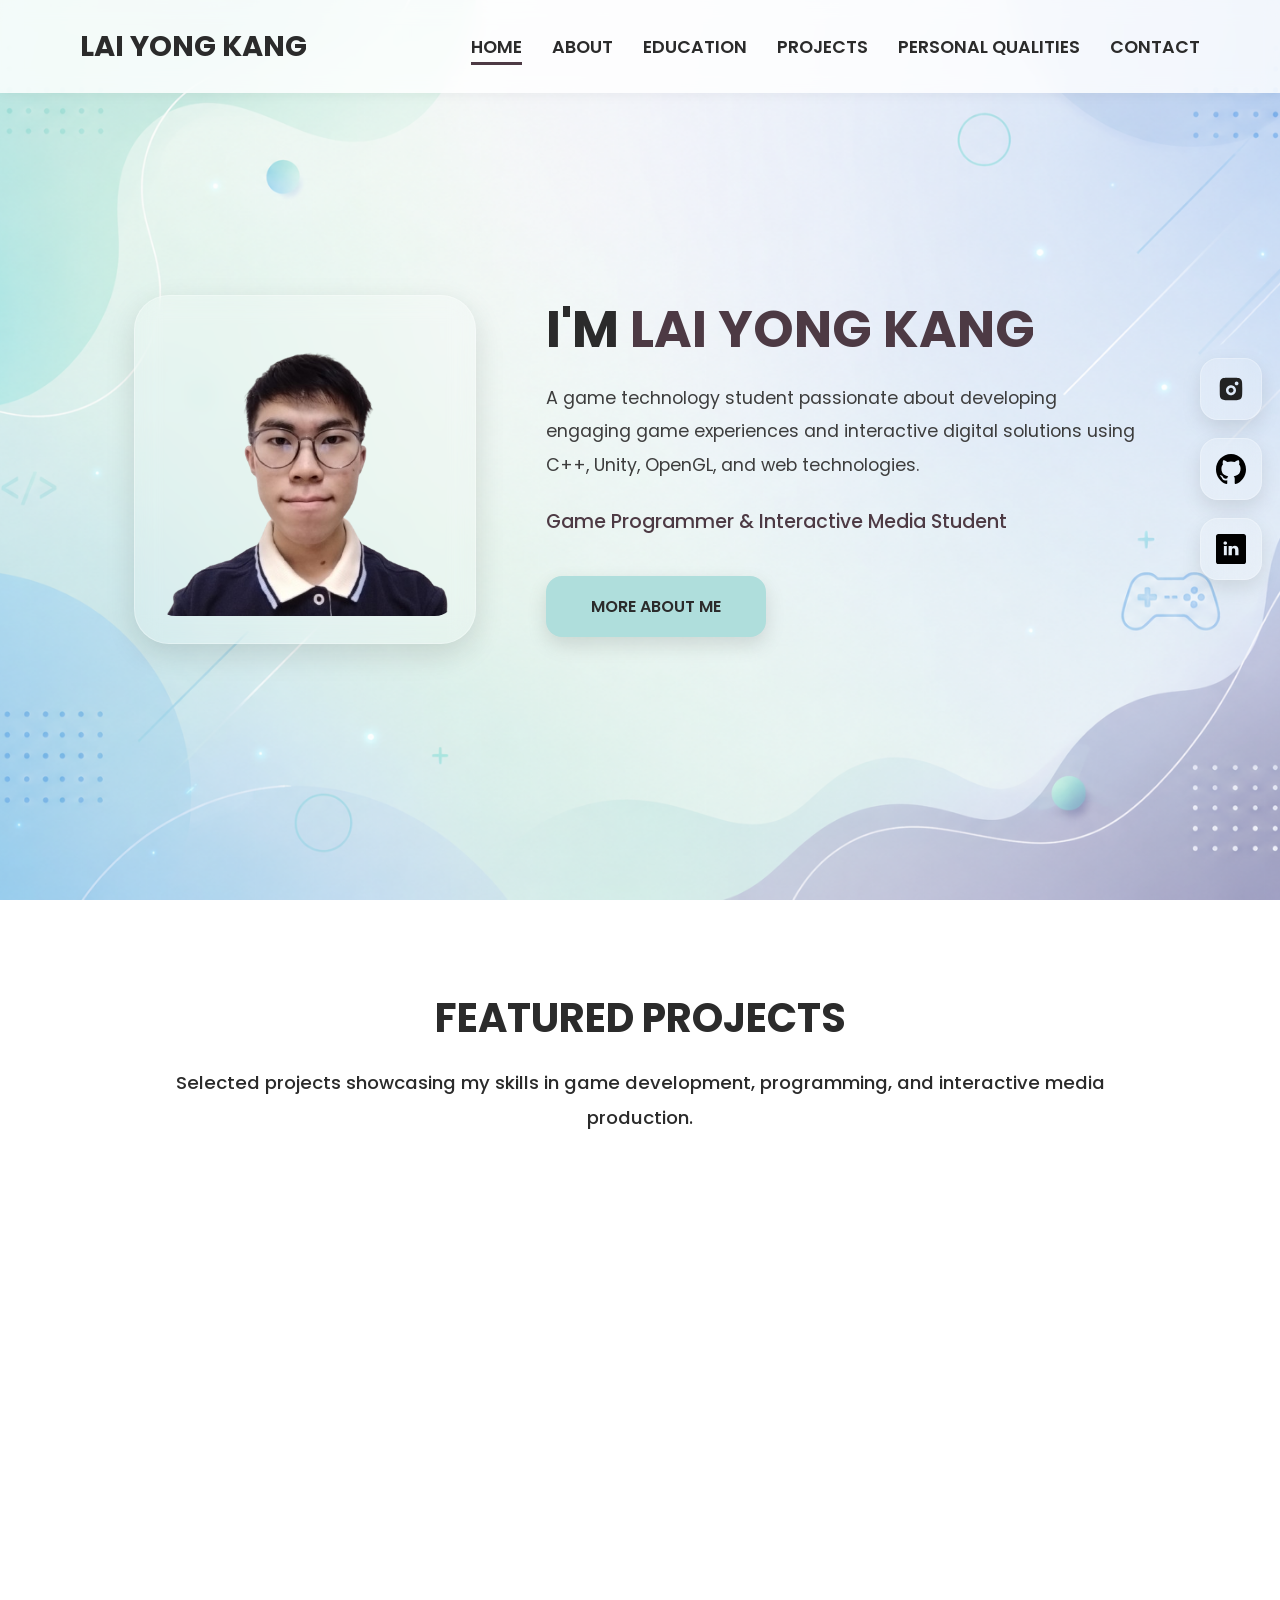
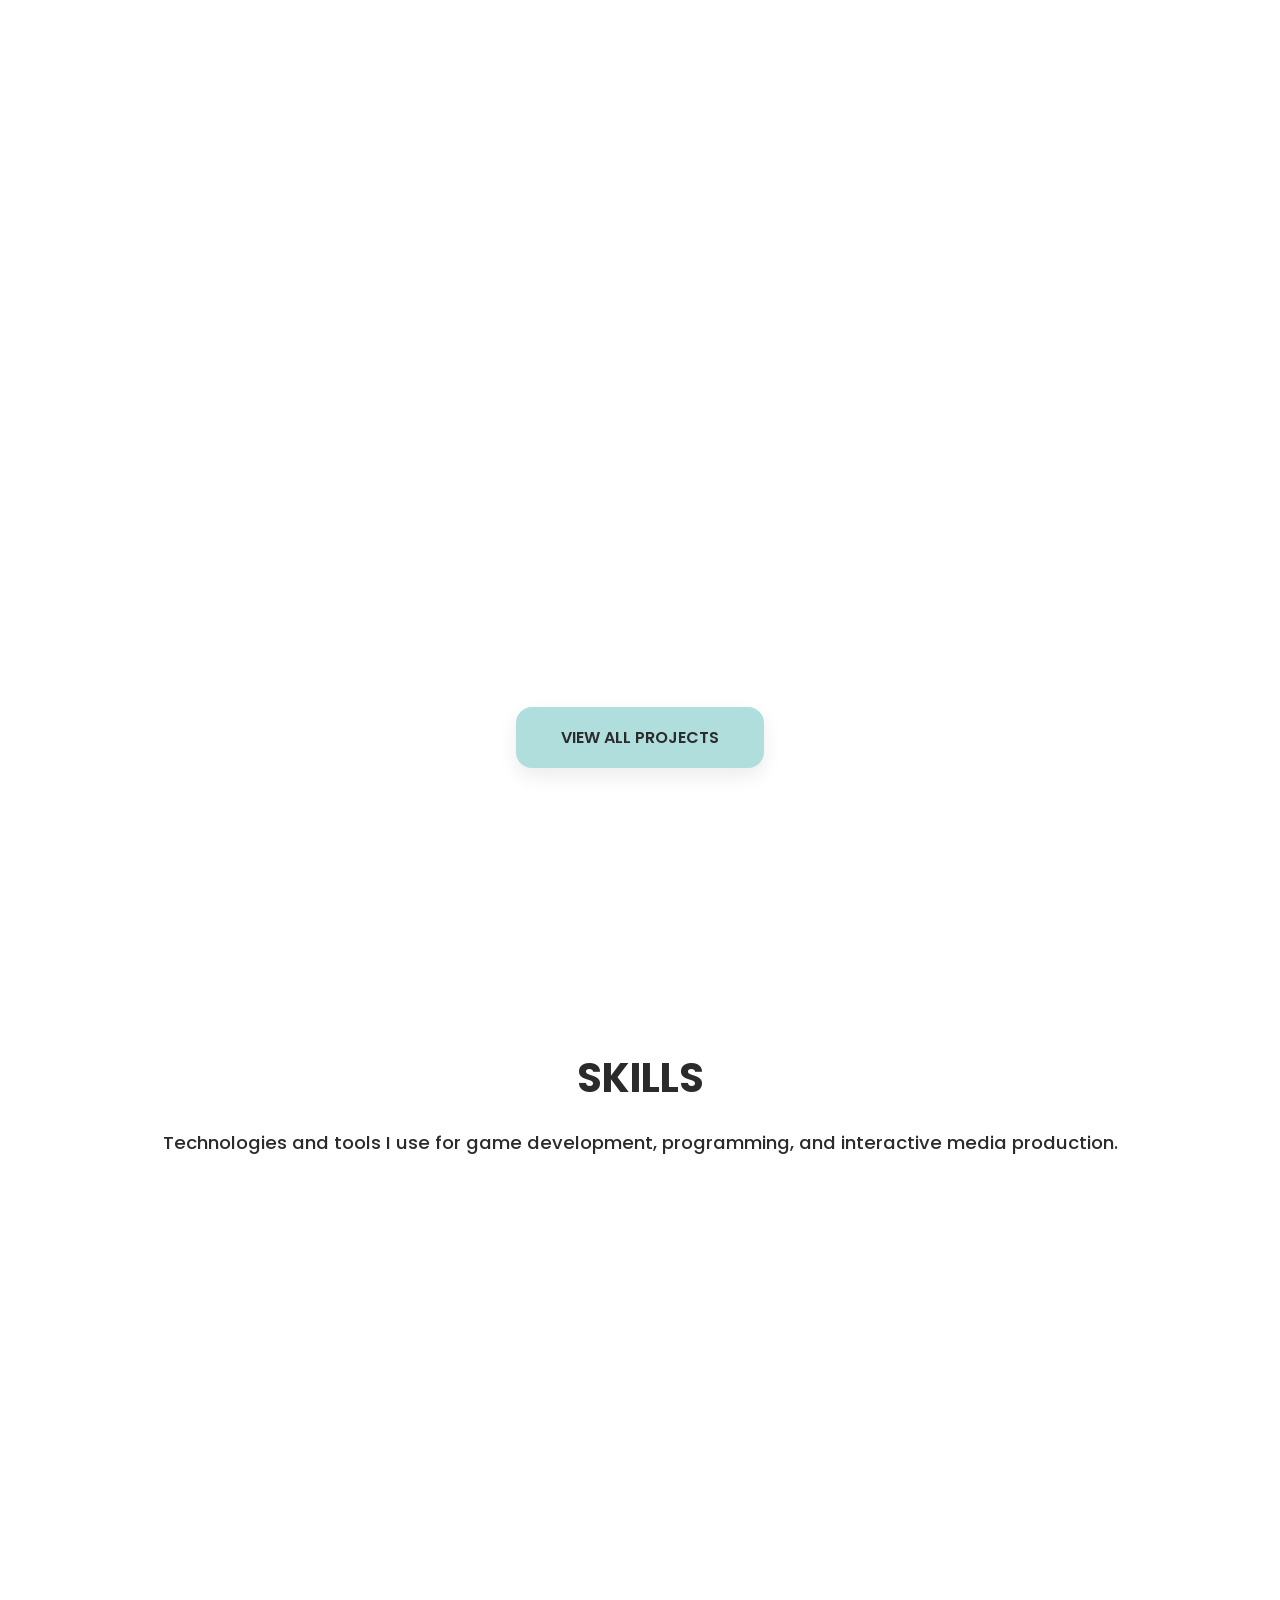
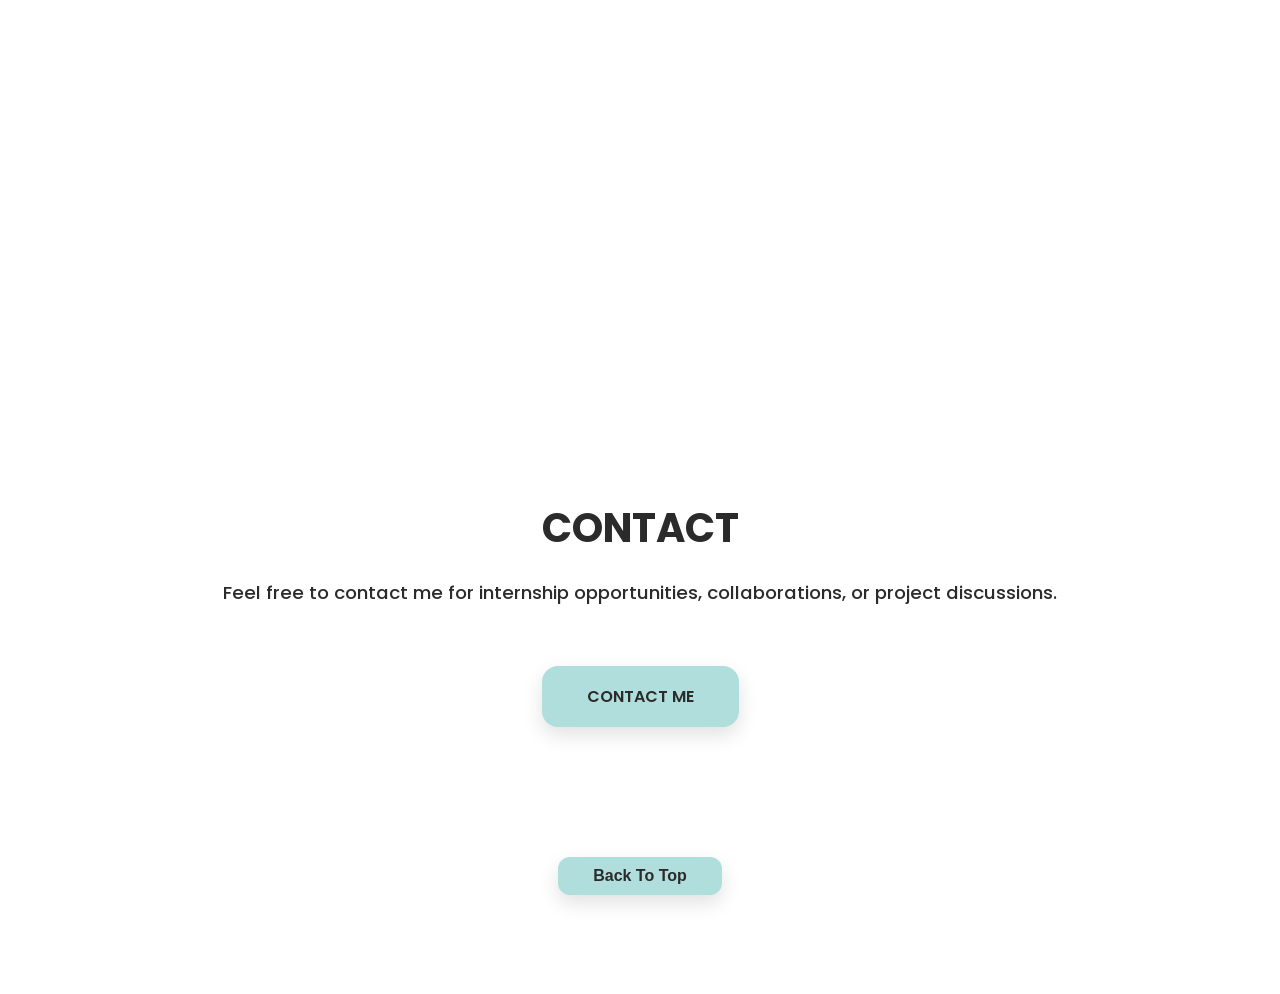
<file: index.html>
<!DOCTYPE html>
<html lang="en">

    <head>
        <meta charset="UTF-8">
        <meta name="viewport" content="width=device-width, initial-scale=1.0">

        <title>Home</title>

        <link rel="stylesheet" href="css/style.css">
    </head>

    <body>

        <header>

            <nav class="navbar">

                <div class="logo">
                    LAI YONG KANG
                </div>

                <button class="menu-toggle">
                    ☰
                </button>

                <ul class="nav-links">

                    <li><a href="index.html" class="active">HOME</a></li>
                    <li><a href="about.html">ABOUT</a></li>
                    <li><a href="education.html">EDUCATION</a></li>
                    <li><a href="projects.html">PROJECTS</a></li>
                    <li><a href="qualities.html">PERSONAL QUALITIES</a></li>
                    <li><a href="contact.html">CONTACT</a></li>

                </ul>

            </nav>

        </header>

        <section class="hero">

            <div class="hero-container">

                <div class="hero-image">

                    <img src="images/profile.png" alt="Profile Picture">

                </div>

                <div class="hero-text">

                    <h1>
                        I'M <span>LAI YONG KANG</span>
                    </h1>

                    <p class="hero-description">
                        A game technology student passionate about developing engaging game experiences
                        and interactive digital solutions using C++, Unity, OpenGL, and web technologies.
                    </p>

                    <h3>
                        Game Programmer & Interactive Media Student
                    </h3>

                    <a href="about.html" class="hero-button">
                        MORE ABOUT ME
                    </a>

                </div>

                <div class="hero-social-bar">

                    <a href="https://www.instagram.com/yongkang116/"
                    target="_blank">

                        <img src="images/icons/insta.svg" alt="Instagram">

                    </a>

                    <a href="https://github.com/LaiYK02"
                    target="_blank">

                        <img src="images/icons/github.svg" alt="GitHub">

                    </a>

                    <a href="https://www.linkedin.com/in/yong-kang-lai-017167412/"
                    target="_blank">

                        <img src="images/icons/linkedin.svg" alt="LinkedIn">

                    </a>

                </div>

            </div>

        </section>

        <section class="projects-preview">

            <h2 class="section-title">
                FEATURED PROJECTS
            </h2>

            <p class="projects-subtitle">
                Selected projects showcasing my skills in game development,
                programming, and interactive media production.
            </p>

            <div class="projects-container">

                <a href="projects.html#maze-ball" class="project-link">

                    <div class="project-card">

                        <img src="images/maze_ball_game/maze_ball_game1.png" alt="Project 1" class="project-image">
                        
                        <div class="project-overlay">

                            <img src="images/icons/external-link.svg" alt="View Project">

                        </div>

                        <div class="project-content">

                            <div class="project-title">

                                <h3>Maze Ball</h3>

                                <span>2026</span>

                            </div>

                            <p>
                                A simple game where players control a ball to avoid holes and reach the goal.
                            </p>

                        </div>

                    </div>

                </a>

                <a href="projects.html#trading-system" class="project-link">

                    <div class="project-card">

                        <img src="images/trading_system/trading_system4.png" alt="Project 2" class="project-image">

                        <div class="project-overlay">

                            <img src="images/icons/external-link.svg" alt="View Project">

                        </div>

                        <div class="project-content">

                            <div class="project-title">

                                <h3>Computer Components<br>Trading System</h3>

                                <span>2025-2026</span>

                            </div>

                            <p>
                                A C++ and MySQL based trading system for managing computer components inventory, orders, and sales reports.
                            </p>

                        </div>

                    </div>

                </a>

                <a href="projects.html#cathedral-manor" class="project-link">

                    <div class="project-card">

                        <img src="images/cathedral_manor/cathedral_manor3.png" alt="Project 3" class="project-image">

                        <div class="project-overlay">

                            <img src="images/icons/external-link.svg" alt="View Project">

                        </div>

                        <div class="project-content">

                            <div class="project-title">

                                <h3>Cathedral Manor</h3>

                                <span>2025-2026</span>

                            </div>

                            <p>
                                A haunted-house endless runner mobile game built with Unity for Android.
                                Players collect energy batteries, dodge obstacles, and eliminate ghosts using a laser ability.
                            </p>

                        </div>

                    </div>

                </a>

                <a href="projects.html#top-of-the-tower" class="project-link">

                    <div class="project-card">

                        <img src="images/top_of_the_tower/gameplay.png" alt="Project 4" class="project-image">

                        <div class="project-overlay">

                            <img src="images/icons/external-link.svg" alt="View Project">

                        </div>

                        <div class="project-content">

                            <div class="project-title">

                                <h3>To The Top of The Tower</h3>

                                <span>2025</span>

                            </div>

                            <p>
                                To The Top of The Tower is a turn-based deck-building game where players climb an endless tower,
                                battle powerful enemies, and build strategic card combinations to survive longer.
                            </p>

                        </div>

                    </div>

                </a>

            </div>

            <a href="projects.html" class="projects-button">
                VIEW ALL PROJECTS
            </a>

        </section>

        <section class="skills-section">

            <h2 class="section-title">
                SKILLS
            </h2>

            <p class="skills-subtitle">
                Technologies and tools I use for game development,
                programming, and interactive media production.
            </p>

            <div class="skills-container">

                <div class="skill-card">

                    <div class="skill-icon">
                        <img src="images/icons/unity.svg" alt="Unity">
                    </div>

                    <div class="skill-info">

                        <h3>Unity</h3>

                        <p>Game Development</p>
                        
                    </div>

                </div>

                <div class="skill-card">

                    <div class="skill-icon">
                        <img src="images/icons/blender.svg" alt="Blender">
                    </div>

                    <div class="skill-info">

                        <h3>Blender</h3>

                        <p>3D Modelling</p>

                    </div>

                </div>

                <div class="skill-card">

                    <div class="skill-icon">
                        <img src="images/icons/cpp.svg" alt="C++">
                    </div>

                    <div class="skill-info">

                        <h3>C++</h3>

                        <p>Programming</p>

                    </div>

                </div>

                <div class="skill-card">

                    <div class="skill-icon">
                        <img src="images/icons/html.svg" alt="HTML">
                    </div>

                    <div class="skill-info">

                        <h3>HTML</h3>

                        <p>Web Development</p>

                    </div>

                </div>

                <div class="skill-card">

                    <div class="skill-icon">
                        <img src="images/icons/css.svg" alt="CSS">
                    </div>

                    <div class="skill-info">

                        <h3>CSS</h3>

                        <p>Web Development</p>

                    </div>

                </div>

                <div class="skill-card">

                    <div class="skill-icon">
                        <img src="images/icons/javascript.svg" alt="JavaScript">
                    </div>

                    <div class="skill-info">

                        <h3>JavaScript</h3>

                        <p>Web Development</p>

                    </div>

                </div>

                <div class="skill-card">

                    <div class="skill-icon">
                        <img src="images/icons/java.svg" alt="Java">
                    </div>

                    <div class="skill-info">

                        <h3>Java</h3>

                        <p>Programming</p>

                    </div>

                </div>

                <div class="skill-card">

                    <div class="skill-icon">
                        <img src="images/icons/csharp.svg" alt="C#">
                    </div>

                    <div class="skill-info">

                        <h3>C#</h3>

                        <p>Programming</p>

                    </div>

                </div>

                <div class="skill-card">

                    <div class="skill-icon">
                        <img src="images/icons/mysql.svg" alt="MySQL">
                    </div>

                    <div class="skill-info">

                        <h3>MySQL</h3>

                        <p>Database</p>

                    </div>

                </div>

                <div class="skill-card">

                    <div class="skill-icon">
                        <img src="images/icons/photoshop.svg" alt="Photoshop">
                    </div>

                    <div class="skill-info">

                        <h3>Adobe Photoshop</h3>

                        <p>User Interface Design</p>

                    </div>

                </div>

                <div class="skill-card">

                    <div class="skill-icon">
                        <img src="images/icons/premiere.svg" alt="Premiere Pro">
                    </div>

                    <div class="skill-info">

                        <h3>Adobe Premiere Pro</h3>

                        <p>Video Editing</p>

                    </div>

                </div>

                <div class="skill-card">

                    <div class="skill-icon">
                        <img src="images/icons/git.svg" alt="Premiere Pro">
                    </div>

                    <div class="skill-info">

                        <h3>Git</h3>

                        <p>Software Development</p>

                    </div>

                </div>

                <div class="skill-card">

                    <div class="skill-icon">
                        <img src="images/icons/github.svg" alt="GitHub">
                    </div>

                    <div class="skill-info">

                        <h3>GitHub</h3>

                        <p>Software Development</p>

                    </div>

                </div>

                <div class="skill-card">

                    <div class="skill-icon">
                        <img src="images/icons/gdevelop5.jpeg" alt="GDevelop 5">
                    </div>

                    <div class="skill-info">

                        <h3>GDevelop 5</h3>

                        <p>Game Development</p>

                    </div>

                </div>

                <div class="skill-card">

                    <div class="skill-icon">
                        <img src="images/icons/assembly.png" alt="Assembly">
                    </div>

                    <div class="skill-info">

                        <h3>Assembly</h3>

                        <p>Low-level Programming</p>

                    </div>

                </div>

                <div class="skill-card">

                    <div class="skill-icon">
                        <img src="images/icons/scratch.svg" alt="Scratch">
                    </div>

                    <div class="skill-info">

                        <h3>Scratch</h3>

                        <p>Visual Programming</p>

                    </div>

                </div>

            </div>

        </section>

        <section class="contact-section">

            <h2 class="section-title">
                CONTACT
            </h2>

            <p class="contact-subtitle">
                Feel free to contact me for internship opportunities,
                collaborations, or project discussions.
            </p>

            <a href="contact.html" class="contact-button">
                CONTACT ME
            </a>

        </section>

        <button id="backToTop" class="back-to-top">
            Back To Top
        </button>

        <footer class="footer">

            <div class="footer-container">

                <div class="footer-left">

                    <a href="https://www.instagram.com/yongkang116/"
                    target="_blank"
                    class="footer-social">

                        <img src="images/icons/insta.svg" alt="Instagram">

                    </a>

                    <a href="https://github.com/LaiYK02"
                    target="_blank"
                    class="footer-social">

                        <img src="images/icons/github.svg" alt="GitHub">

                    </a>

                    <a href="https://www.linkedin.com/in/yong-kang-lai-017167412/"
                    target="_blank"
                    class="footer-social">

                        <img src="images/icons/linkedin.svg" alt="LinkedIn">

                    </a>

                    <a href="#"
                    class="footer-social footer-email"
                    data-copy="kyl1997smks@gmail.com">

                        <img src="images/icons/email.svg"
                        alt="Email">

                    </a>

                </div>

                <div class="footer-right">

                    <p>
                        Copyright © 2026 Lai Yong Kang.
                    </p>

                    <span>
                        Built with passion for game development and interactive media.
                    </span>

                </div>

            </div>

        </footer>

        <div id="copyMessage" class="copy-message">
            Copied successfully!
        </div>

        <script src="js/script.js"></script>
    </body>

</html>
</file>
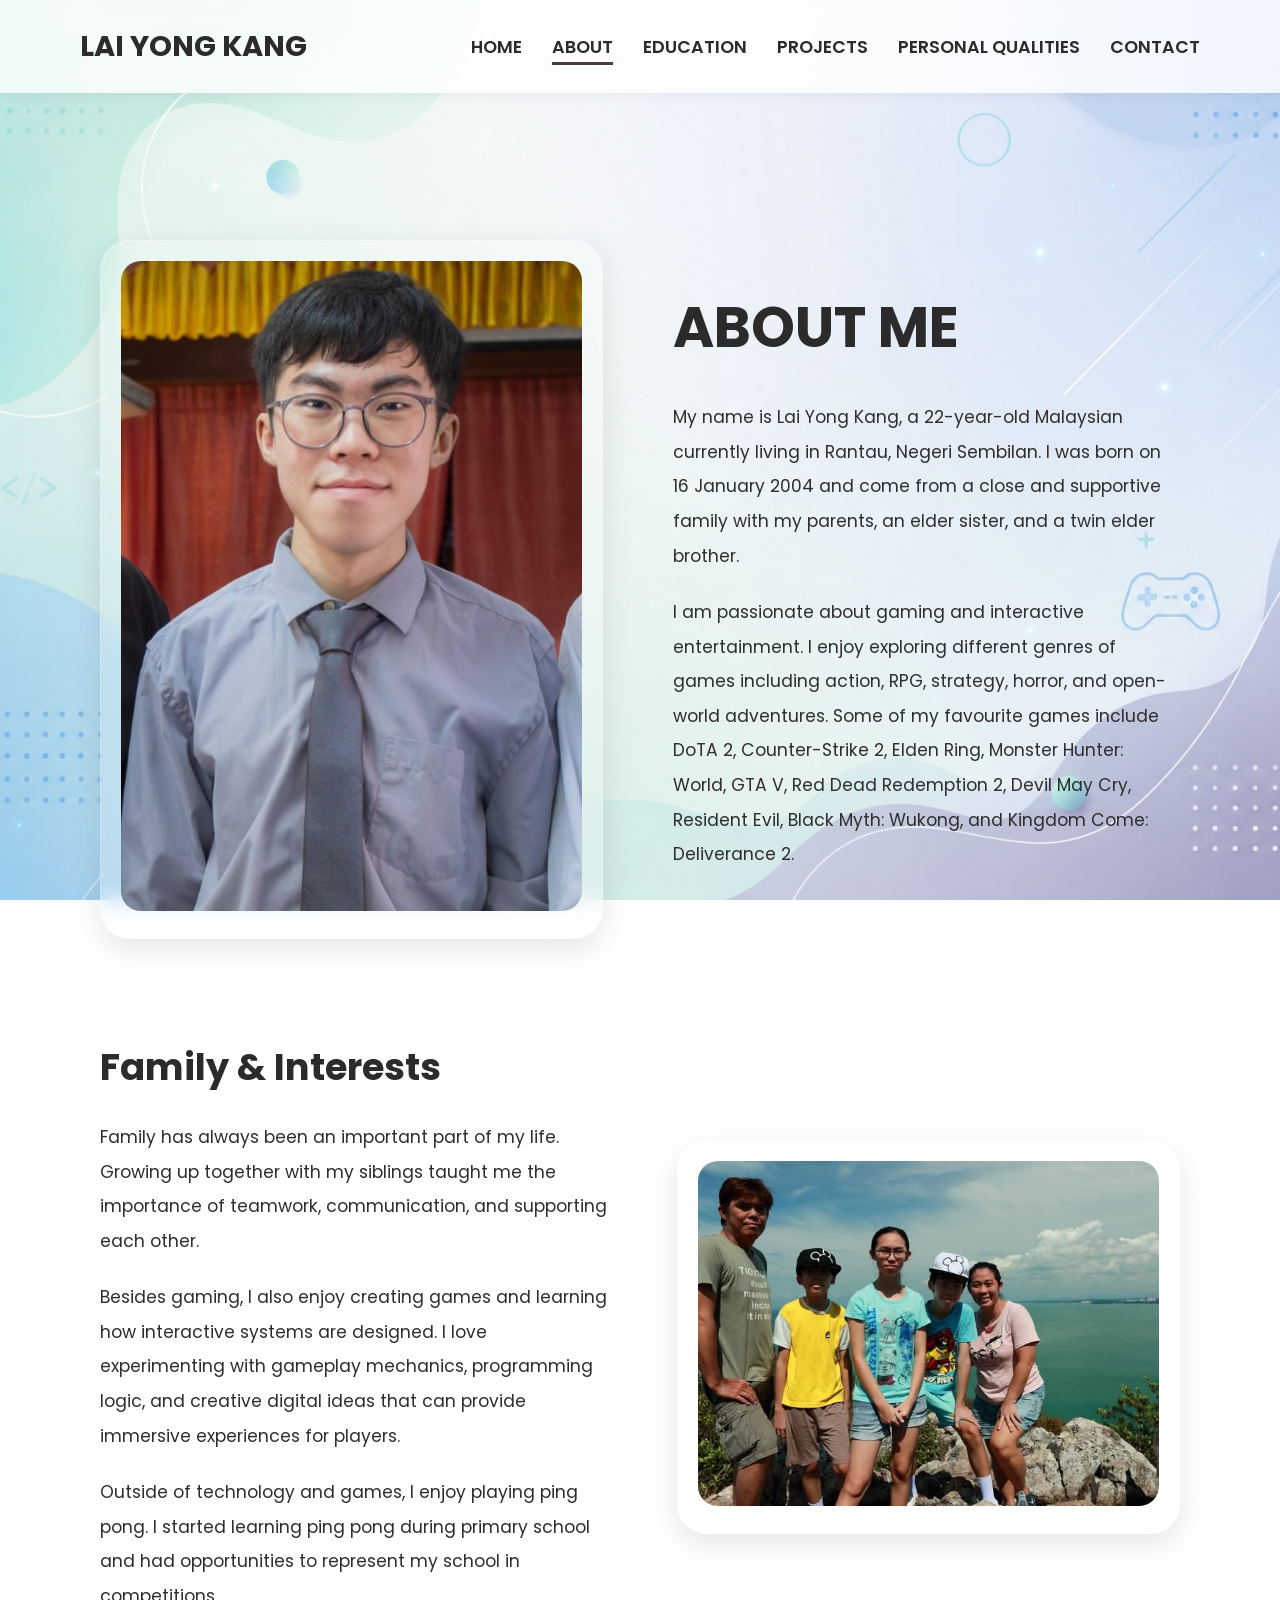
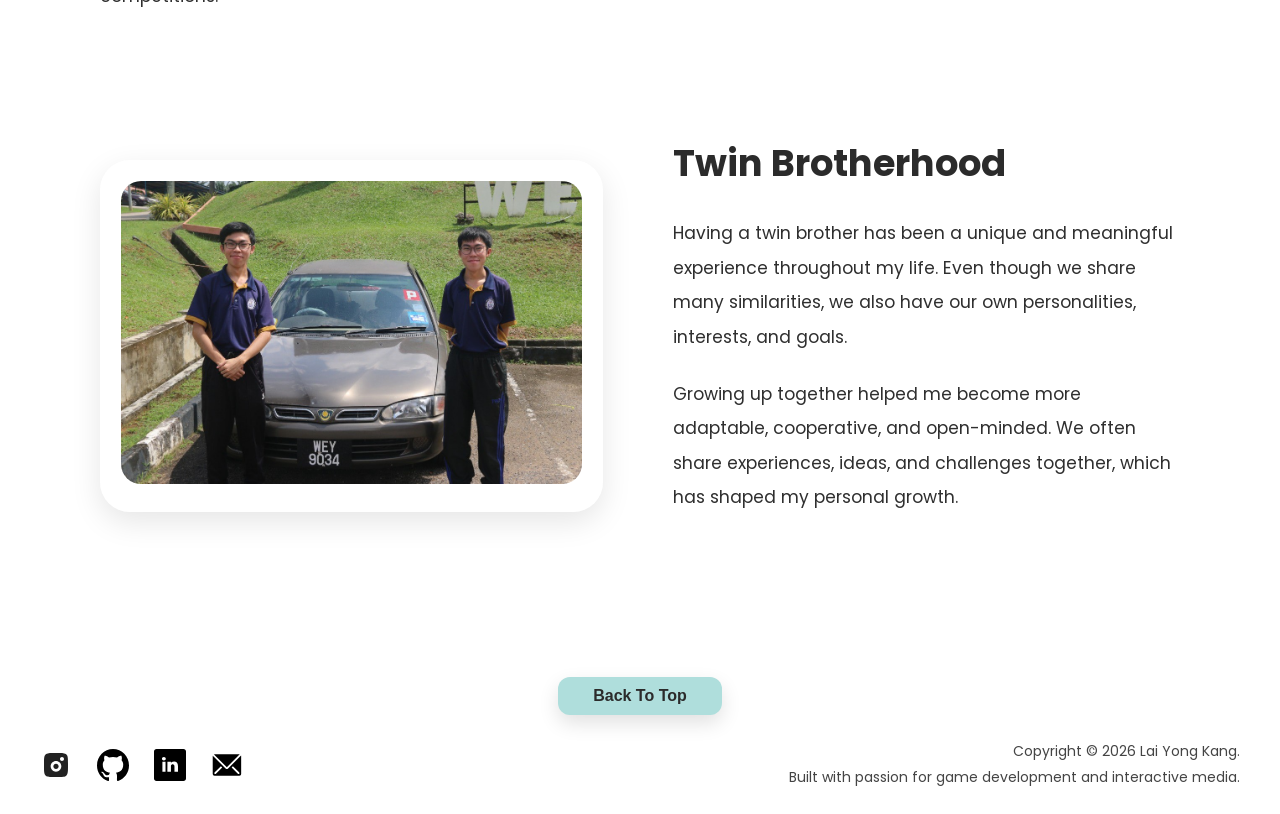
<file: about.html>
<!DOCTYPE html>
<html lang="en">

    <head>

        <meta charset="UTF-8">

        <meta name="viewport" content="width=device-width, initial-scale=1.0">

        <title>About Me</title>

        <link rel="stylesheet" href="css/style.css">

    </head>

    <body>

        <header>

            <nav class="navbar">

                <div class="logo">
                    LAI YONG KANG
                </div>

                <button class="menu-toggle">
                    ☰
                </button>

                <ul class="nav-links">

                    <li><a href="index.html">HOME</a></li>
                    <li><a href="about.html" class="active">ABOUT</a></li>
                    <li><a href="education.html">EDUCATION</a></li>
                    <li><a href="projects.html">PROJECTS</a></li>
                    <li><a href="qualities.html">PERSONAL QUALITIES</a></li>
                    <li><a href="contact.html">CONTACT</a></li>

                </ul>

            </nav>

        </header>

        <div class="about-wrapper">

            <div class="about-row">

                <div class="about-image large-image">

                    <img src="images/Me.jpg" alt="My Photo">

                </div>

                <div class="about-content">

                    <h1>ABOUT ME</h1>

                    <p>
                        My name is Lai Yong Kang, a 22-year-old Malaysian currently living in
                        Rantau, Negeri Sembilan. I was born on 16 January 2004 and come
                        from a close and supportive family with my parents, an elder sister,
                        and a twin elder brother.
                    </p>

                    <p>
                        I am passionate about gaming and interactive entertainment.
                        I enjoy exploring different genres of games including action,
                        RPG, strategy, horror, and open-world adventures.
                        Some of my favourite games include DoTA 2, Counter-Strike 2,
                        Elden Ring, Monster Hunter: World, GTA V,
                        Red Dead Redemption 2, Devil May Cry,
                        Resident Evil, Black Myth: Wukong,
                        and Kingdom Come: Deliverance 2.
                    </p>

                </div>

            </div>

            <div class="about-row">

                <div class="about-content">

                    <h2>Family & Interests</h2>

                    <p>
                        Family has always been an important part of my life.
                        Growing up together with my siblings taught me the importance
                        of teamwork, communication, and supporting each other.
                    </p>

                    <p>
                        Besides gaming, I also enjoy creating games and learning how
                        interactive systems are designed. I love experimenting with
                        gameplay mechanics, programming logic, and creative digital ideas
                        that can provide immersive experiences for players.
                    </p>

                    <p>
                        Outside of technology and games, I enjoy playing ping pong.
                        I started learning ping pong during primary school and had
                        opportunities to represent my school in competitions.
                    </p>

                </div>

                <div class="about-image">

                    <img src="images/Family_photo.jpg" alt="Family Photo">

                </div>

            </div>

            <div class="about-row">

                <div class="about-image">

                    <img src="images/Twins.jpg" alt="Twins Photo">

                </div>

                <div class="about-content">

                    <h2>Twin Brotherhood</h2>

                    <p>
                        Having a twin brother has been a unique and meaningful experience
                        throughout my life. Even though we share many similarities,
                        we also have our own personalities, interests, and goals.
                    </p>

                    <p>
                        Growing up together helped me become more adaptable,
                        cooperative, and open-minded. We often share experiences,
                        ideas, and challenges together, which has shaped my personal growth.
                    </p>

                </div>

            </div>

        </div>

        <button id="backToTop" class="back-to-top">
            Back To Top
        </button>

        <footer class="footer">

            <div class="footer-container">

                <div class="footer-left">

                    <a href="https://www.instagram.com/yongkang116/"
                    target="_blank"
                    class="footer-social">

                        <img src="images/icons/insta.svg" alt="Instagram">

                    </a>

                    <a href="https://github.com/LaiYK02"
                    target="_blank"
                    class="footer-social">

                        <img src="images/icons/github.svg" alt="GitHub">

                    </a>

                    <a href="https://www.linkedin.com/in/yong-kang-lai-017167412/"
                    target="_blank"
                    class="footer-social">

                        <img src="images/icons/linkedin.svg" alt="LinkedIn">

                    </a>

                    <a href="#"
                    class="footer-social footer-email"
                    data-copy="kyl1997smks@gmail.com">

                        <img src="images/icons/email.svg"
                        alt="Email">

                    </a>

                </div>

                <div class="footer-right">

                    <p>
                        Copyright © 2026 Lai Yong Kang.
                    </p>

                    <span>
                        Built with passion for game development and interactive media.
                    </span>

                </div>

            </div>

        </footer>

        <div id="copyMessage" class="copy-message">
            Copied successfully!
        </div>

        <script src="js/script.js"></script>

    </body>

</html>
</file>
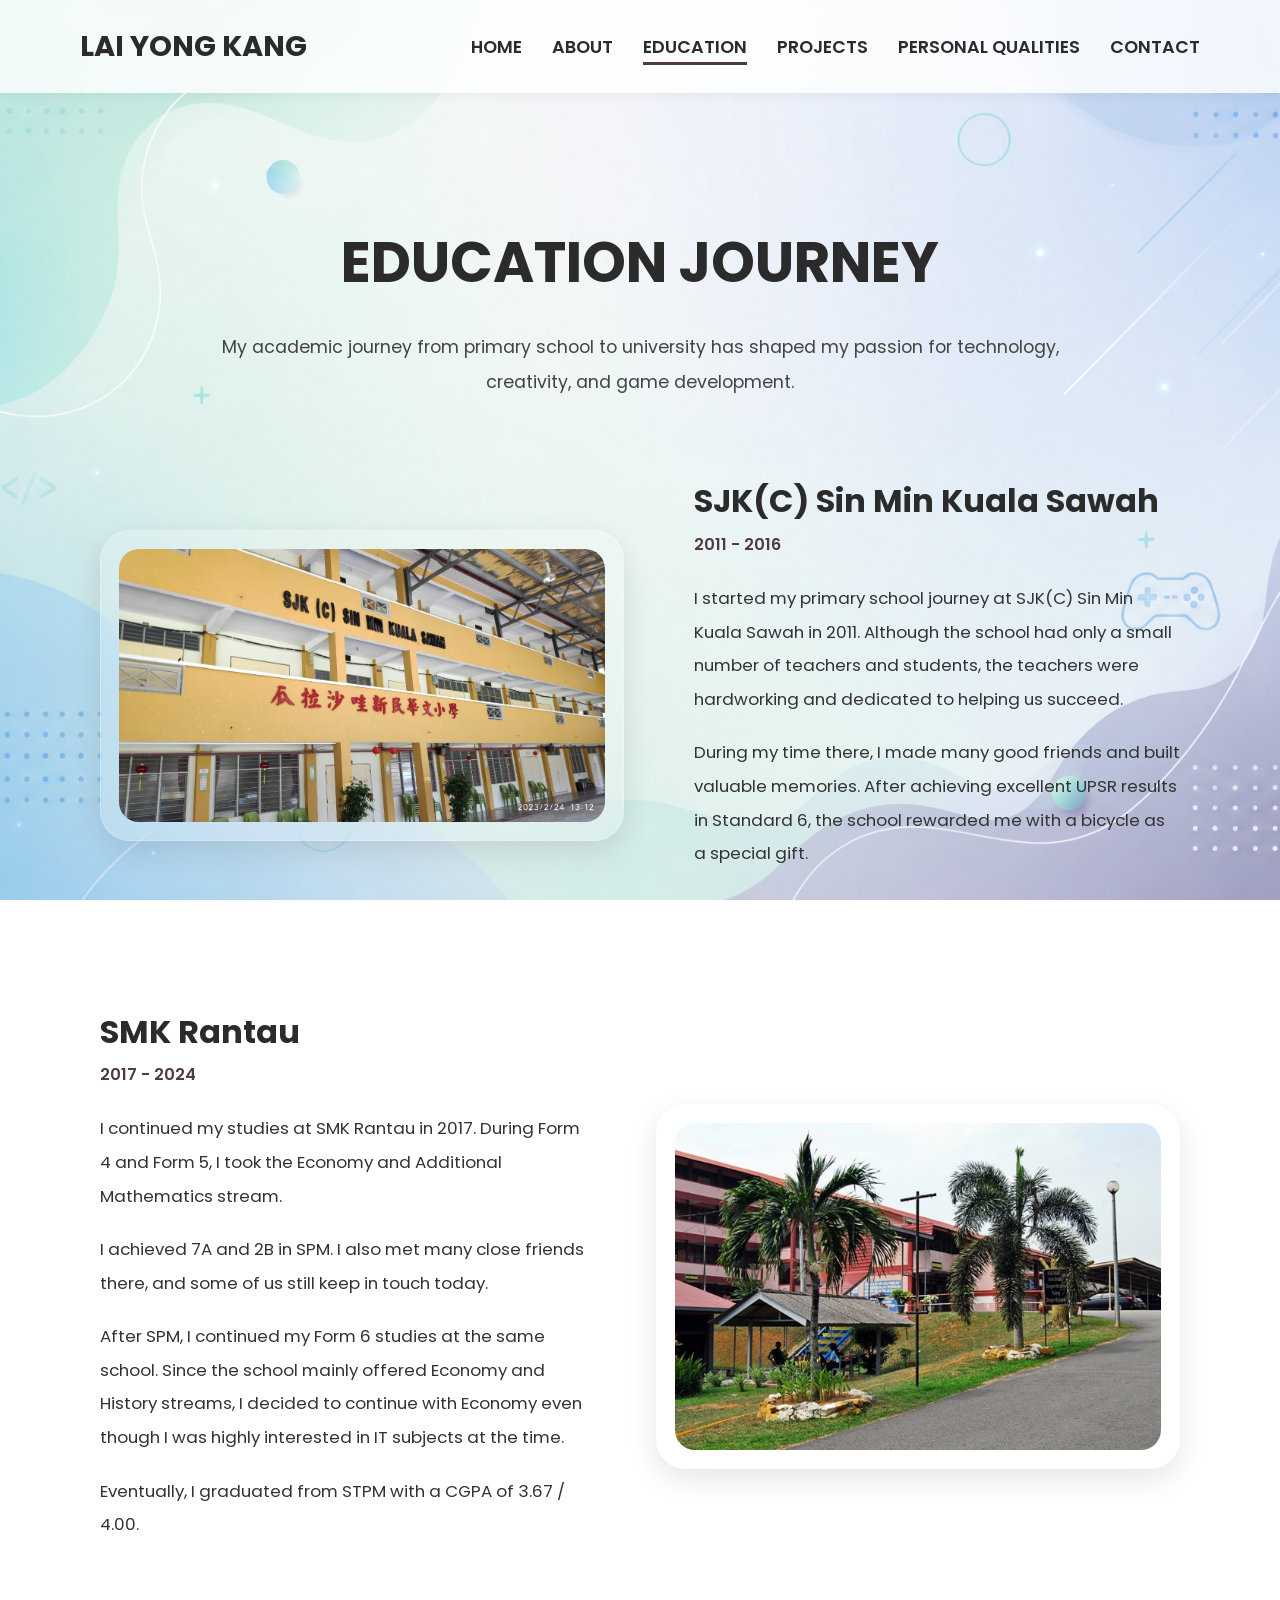
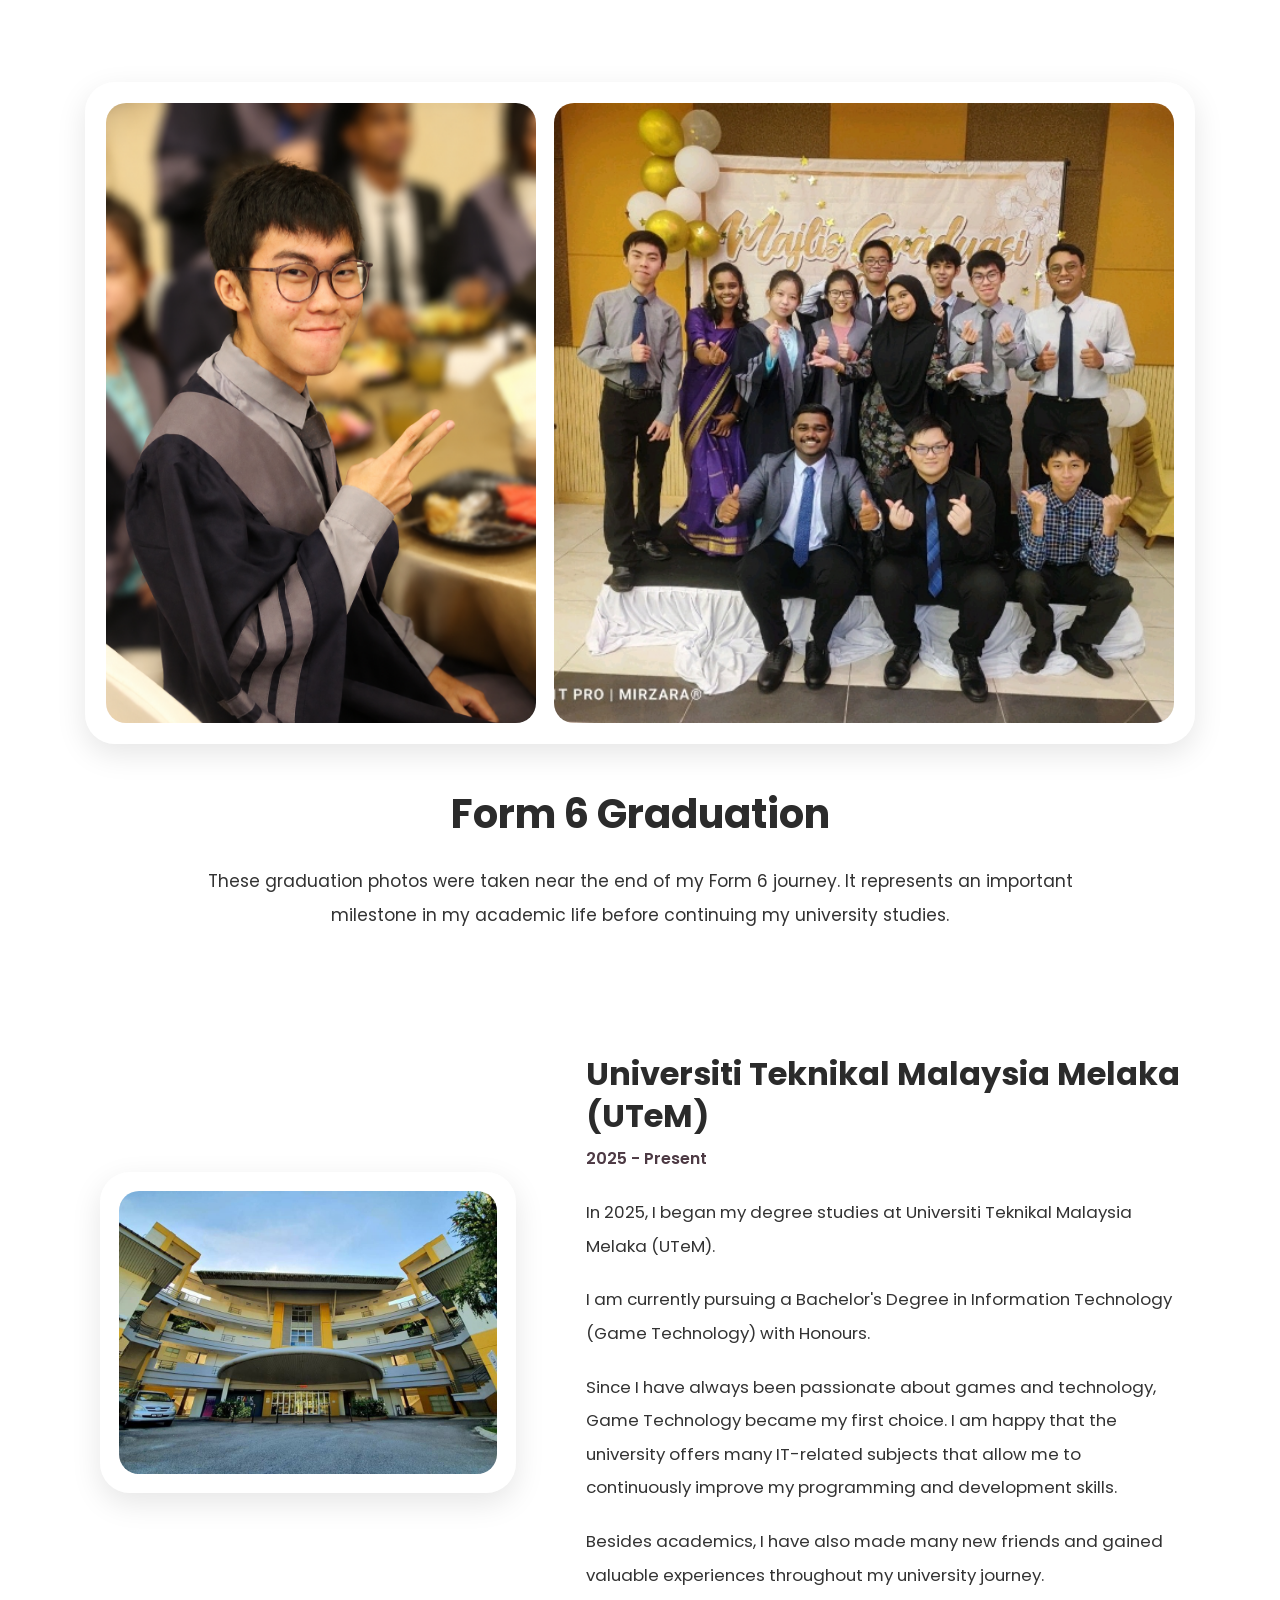
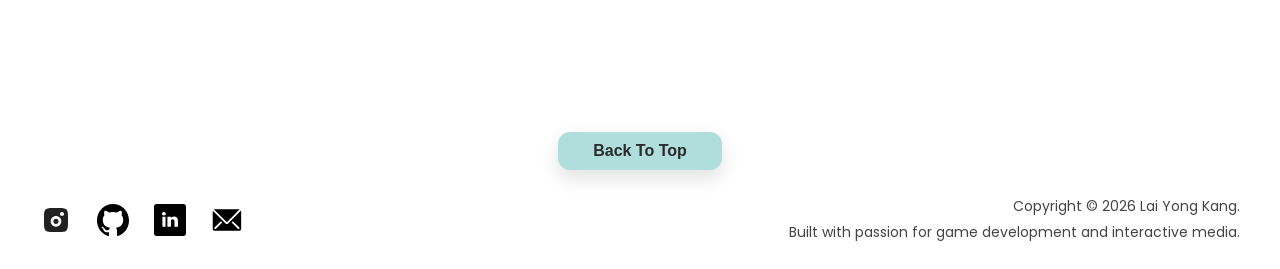
<file: education.html>
<!DOCTYPE html>
<html lang="en">

    <head>
        <meta charset="UTF-8">
        <meta name="viewport" content="width=device-width, initial-scale=1.0">

        <title>Education</title>

        <link rel="stylesheet" href="css/style.css">
    </head>

    <body class="education-page">

        <header>

            <nav class="navbar">

                <div class="logo">
                    LAI YONG KANG
                </div>

                <button class="menu-toggle">
                    ☰
                </button>

                <ul class="nav-links">

                    <li><a href="index.html">HOME</a></li>
                    <li><a href="about.html">ABOUT</a></li>
                    <li><a href="education.html" class="active">EDUCATION</a></li>
                    <li><a href="projects.html">PROJECTS</a></li>
                    <li><a href="qualities.html">PERSONAL QUALITIES</a></li>
                    <li><a href="contact.html">CONTACT</a></li>

                </ul>

            </nav>

        </header>

        <section class="education-header">

            <h1>EDUCATION JOURNEY</h1>

            <p>
                My academic journey from primary school to university has shaped
                my passion for technology, creativity, and game development.
            </p>
            
        </section>

        <div class="education-content-wrapper">

            <section class="education-row">

                <div class="education-image">
                    <img src="images/SJKC_SMKS.jpg" alt="Primary School">
                </div>

                <div class="education-content">
                    <h2>SJK(C) Sin Min Kuala Sawah</h2>

                    <span>2011 - 2016</span>

                    <p>
                        I started my primary school journey at SJK(C) Sin Min Kuala Sawah
                        in 2011. Although the school had only a small number of teachers
                        and students, the teachers were hardworking and dedicated to helping
                        us succeed.
                    </p>

                    <p>
                        During my time there, I made many good friends and built valuable
                        memories. After achieving excellent UPSR results in Standard 6,
                        the school rewarded me with a bicycle as a special gift.
                    </p>
                </div>

            </section>

            <section class="education-row reverse-row">

                <div class="education-image">
                    <img src="images/SMKR.jpg" alt="Secondary School">
                </div>

                <div class="education-content">
                    <h2>SMK Rantau</h2>

                    <span>2017 - 2024</span>

                    <p>
                        I continued my studies at SMK Rantau in 2017. During Form 4 and
                        Form 5, I took the Economy and Additional Mathematics stream.
                    </p>

                    <p>
                        I achieved 7A and 2B in SPM. I also met many close friends there,
                        and some of us still keep in touch today.
                    </p>

                    <p>
                        After SPM, I continued my Form 6 studies at the same school.
                        Since the school mainly offered Economy and History streams,
                        I decided to continue with Economy even though I was highly
                        interested in IT subjects at the time.
                    </p>

                    <p>
                        Eventually, I graduated from STPM with a CGPA of 3.67 / 4.00.
                    </p>
                </div>

            </section>

            <section class="graduation-section">

                <div class="graduation-image">
                    <img src="images/Graduation_photo.png" alt="Graduation">

                    <img src="images/Graduation_group.jpg" alt="Graduation Group">
                </div>

                <div class="graduation-content">
                    <h2>Form 6 Graduation</h2>

                    <p>
                        These graduation photos were taken near the end of my Form 6 journey.
                        It represents an important milestone in my academic life before
                        continuing my university studies.
                    </p>
                </div>

            </section>

            <section class="education-row">

                <div class="education-image">
                    <img src="images/Utem_ftmk.jpg" alt="UTeM">
                </div>

                <div class="education-content">
                    <h2>Universiti Teknikal Malaysia Melaka<br>
                        (UTeM)
                    </h2>

                    <span>2025 - Present</span>

                    <p>
                        In 2025, I began my degree studies at Universiti Teknikal Malaysia
                        Melaka (UTeM).
                    </p>

                    <p>
                        I am currently pursuing a Bachelor's Degree in Information
                        Technology (Game Technology) with Honours.
                    </p>

                    <p>
                        Since I have always been passionate about games and technology,
                        Game Technology became my first choice. I am happy that the
                        university offers many IT-related subjects that allow me to
                        continuously improve my programming and development skills.
                    </p>

                    <p>
                        Besides academics, I have also made many new friends and gained
                        valuable experiences throughout my university journey.
                    </p>
                </div>

            </section>

        </div>

        <button id="backToTop" class="back-to-top">
            Back To Top
        </button>

        <footer class="footer">

            <div class="footer-container">

                <div class="footer-left">

                    <a href="https://www.instagram.com/yongkang116/"
                    target="_blank"
                    class="footer-social">

                        <img src="images/icons/insta.svg" alt="Instagram">

                    </a>

                    <a href="https://github.com/LaiYK02"
                    target="_blank"
                    class="footer-social">

                        <img src="images/icons/github.svg" alt="GitHub">

                    </a>

                    <a href="https://www.linkedin.com/in/yong-kang-lai-017167412/"
                    target="_blank"
                    class="footer-social">

                        <img src="images/icons/linkedin.svg" alt="LinkedIn">

                    </a>

                    <a href="#"
                    class="footer-social footer-email"
                    data-copy="kyl1997smks@gmail.com">

                        <img src="images/icons/email.svg"
                        alt="Email">

                    </a>

                </div>

                <div class="footer-right">

                    <p>
                        Copyright © 2026 Lai Yong Kang.
                    </p>

                    <span>
                        Built with passion for game development and interactive media.
                    </span>

                </div>

            </div>

        </footer>

        <div id="copyMessage" class="copy-message">
            Copied successfully!
        </div>

        <script src="js/script.js"></script>
    </body>

</html>
</file>
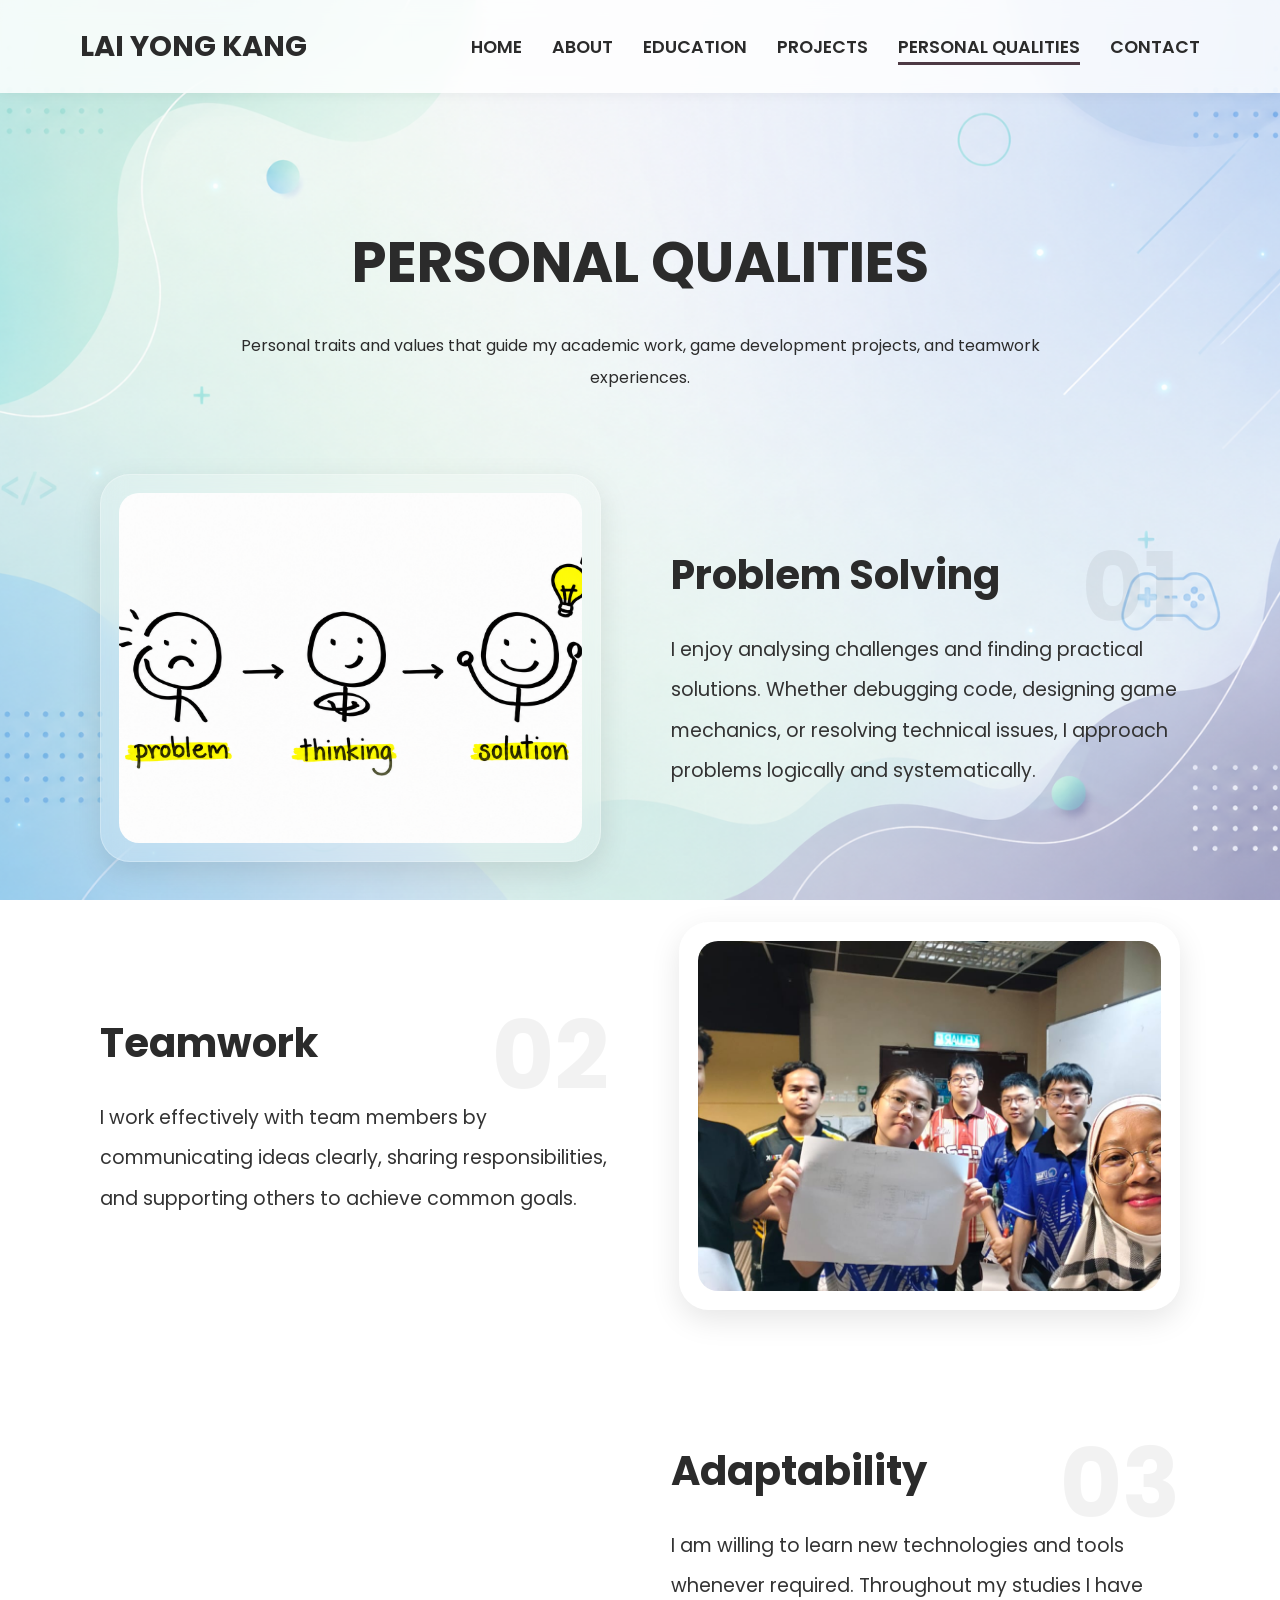
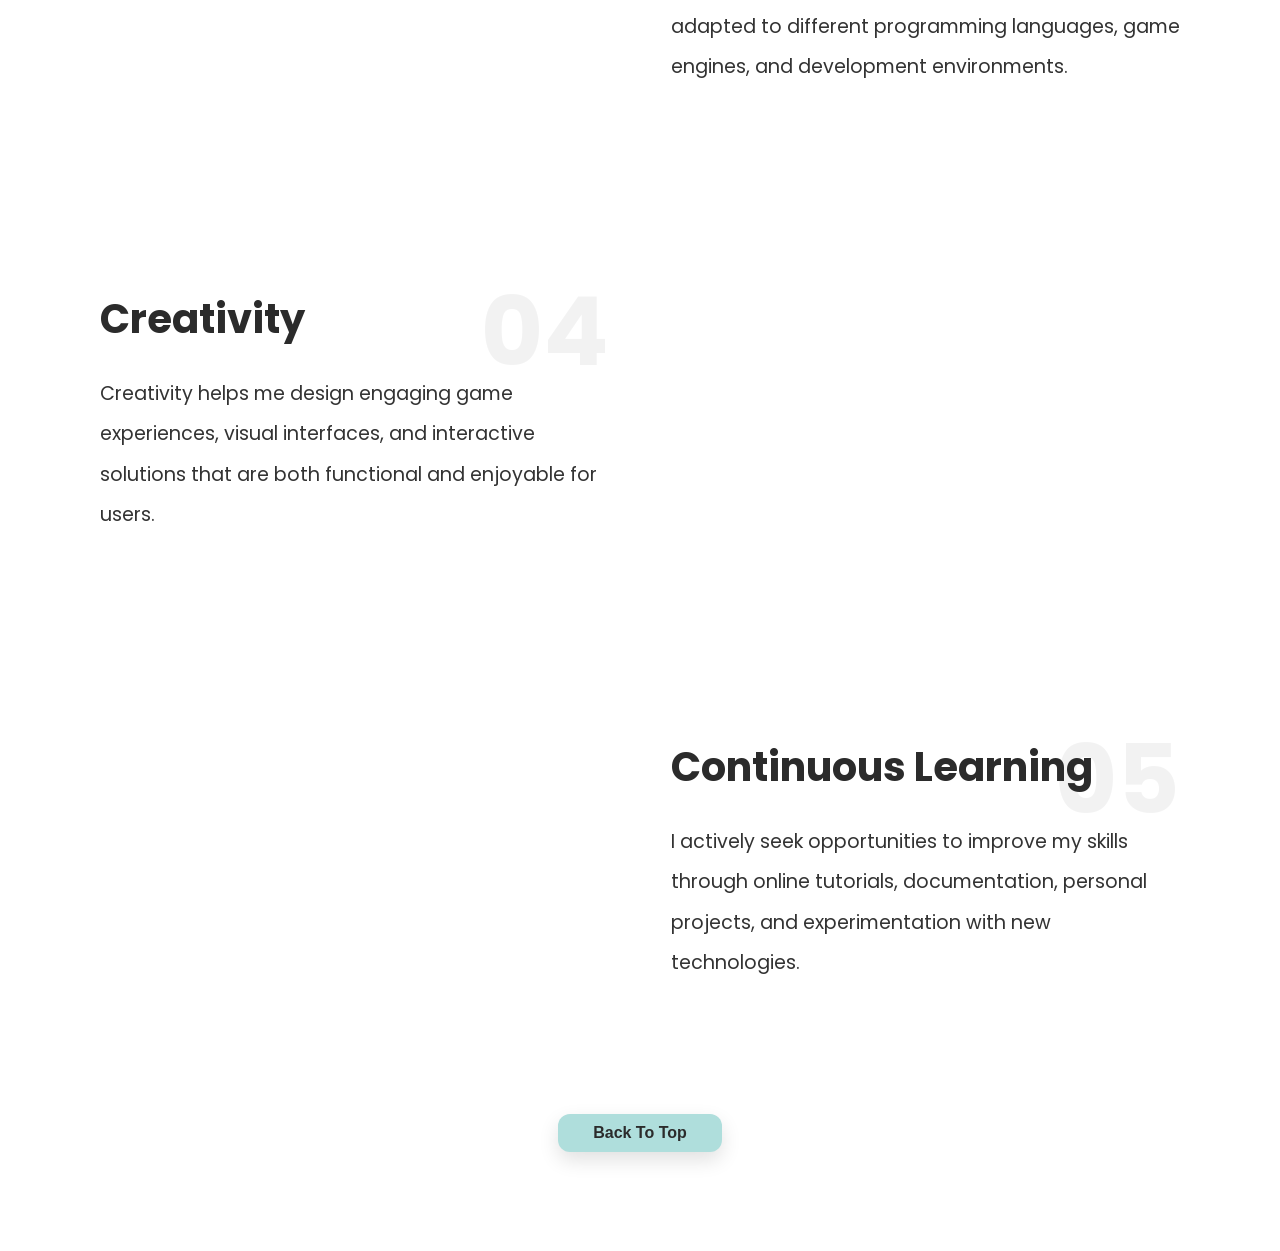
<file: qualities.html>
<!DOCTYPE html>
<html lang="en">

    <head>
        <meta charset="UTF-8">
        <meta name="viewport" content="width=device-width, initial-scale=1.0">

        <title>Personal Qualities</title>

        <link rel="stylesheet" href="css/style.css">
    </head>

    <body>
        <nav class="navbar">

            <div class="logo">
                LAI YONG KANG
            </div>

            <button class="menu-toggle">
                ☰
            </button>

            <ul class="nav-links">

                <li><a href="index.html">HOME</a></li>

                <li><a href="about.html">ABOUT</a></li>

                <li><a href="education.html">EDUCATION</a></li>

                <li><a href="projects.html">PROJECTS</a></li>

                <li><a href="qualities.html" class="active">PERSONAL QUALITIES</a></li>

                <li><a href="contact.html">CONTACT</a></li>
                
            </ul>

        </nav>

        <section class="qualities-header">

            <h1>PERSONAL QUALITIES</h1>

            <p>
                Personal traits and values that guide my academic work,
                game development projects, and teamwork experiences.
            </p>

        </section>

        <div class="qualities-content-wrapper">

            <section class="quality-row">

                <div class="quality-image">
                    <img src="images/qualities/problem-solving.png"
                    alt="Problem Solving">
                </div>

                <div class="quality-content">

                    <span class="quality-number">01</span>

                    <h2>Problem Solving</h2>

                    <p>
                        I enjoy analysing challenges and finding practical
                        solutions. Whether debugging code, designing game
                        mechanics, or resolving technical issues, I approach
                        problems logically and systematically.
                    </p>

                </div>

            </section>

            <section class="quality-row reverse-row">

                <div class="quality-image">
                    <img src="images/qualities/teamwork.jpg"
                    alt="Teamwork">
                </div>

                <div class="quality-content">

                    <span class="quality-number">02</span>

                    <h2>Teamwork</h2>

                    <p>
                        I work effectively with team members by communicating
                        ideas clearly, sharing responsibilities, and supporting
                        others to achieve common goals.
                    </p>

                </div>

            </section>

            <section class="quality-row">

                <div class="quality-image">
                    <img src="images/qualities/adaptability.jpg"
                    alt="Adaptability">
                </div>

                <div class="quality-content">

                    <span class="quality-number">03</span>

                    <h2>Adaptability</h2>

                    <p>
                        I am willing to learn new technologies and tools
                        whenever required. Throughout my studies I have
                        adapted to different programming languages, game
                        engines, and development environments.
                    </p>

                </div>

            </section>

            <section class="quality-row reverse-row">

                <div class="quality-image">
                    <img src="images/qualities/creativity.png"
                    alt="Creativity">
                </div>

                <div class="quality-content">

                    <span class="quality-number">04</span>

                    <h2>Creativity</h2>

                    <p>
                        Creativity helps me design engaging game experiences,
                        visual interfaces, and interactive solutions that are
                        both functional and enjoyable for users.
                    </p>

                </div>

            </section>

            <section class="quality-row">

                <div class="quality-image">
                    <img src="images/qualities/self-learning.png"
                    alt="Self Learning">
                </div>

                <div class="quality-content">

                    <span class="quality-number">05</span>

                    <h2>Continuous Learning</h2>

                    <p>
                        I actively seek opportunities to improve my skills
                        through online tutorials, documentation, personal
                        projects, and experimentation with new technologies.
                    </p>

                </div>

            </section>

        </div>

        <button id="backToTop" class="back-to-top">
            Back To Top
        </button>

        <footer class="footer">

            <div class="footer-container">

                <div class="footer-left">

                    <a href="https://www.instagram.com/yongkang116/"
                    target="_blank"
                    class="footer-social">

                        <img src="images/icons/insta.svg" alt="Instagram">

                    </a>

                    <a href="https://github.com/LaiYK02"
                    target="_blank"
                    class="footer-social">

                        <img src="images/icons/github.svg" alt="GitHub">

                    </a>

                    <a href="https://www.linkedin.com/in/yong-kang-lai-017167412/"
                    target="_blank"
                    class="footer-social">

                        <img src="images/icons/linkedin.svg" alt="LinkedIn">

                    </a>

                    <a href="#"
                    class="footer-social footer-email"
                    data-copy="kyl1997smks@gmail.com">

                        <img src="images/icons/email.svg"
                        alt="Email">

                    </a>

                </div>

                <div class="footer-right">

                    <p>
                        Copyright © 2026 Lai Yong Kang.
                    </p>

                    <span>
                        Built with passion for game development and interactive media.
                    </span>

                </div>

            </div>

        </footer>

        <div id="copyMessage" class="copy-message">
            Copied successfully!
        </div>

        <script src="js/script.js"></script>
    </body>

</html>
</file>
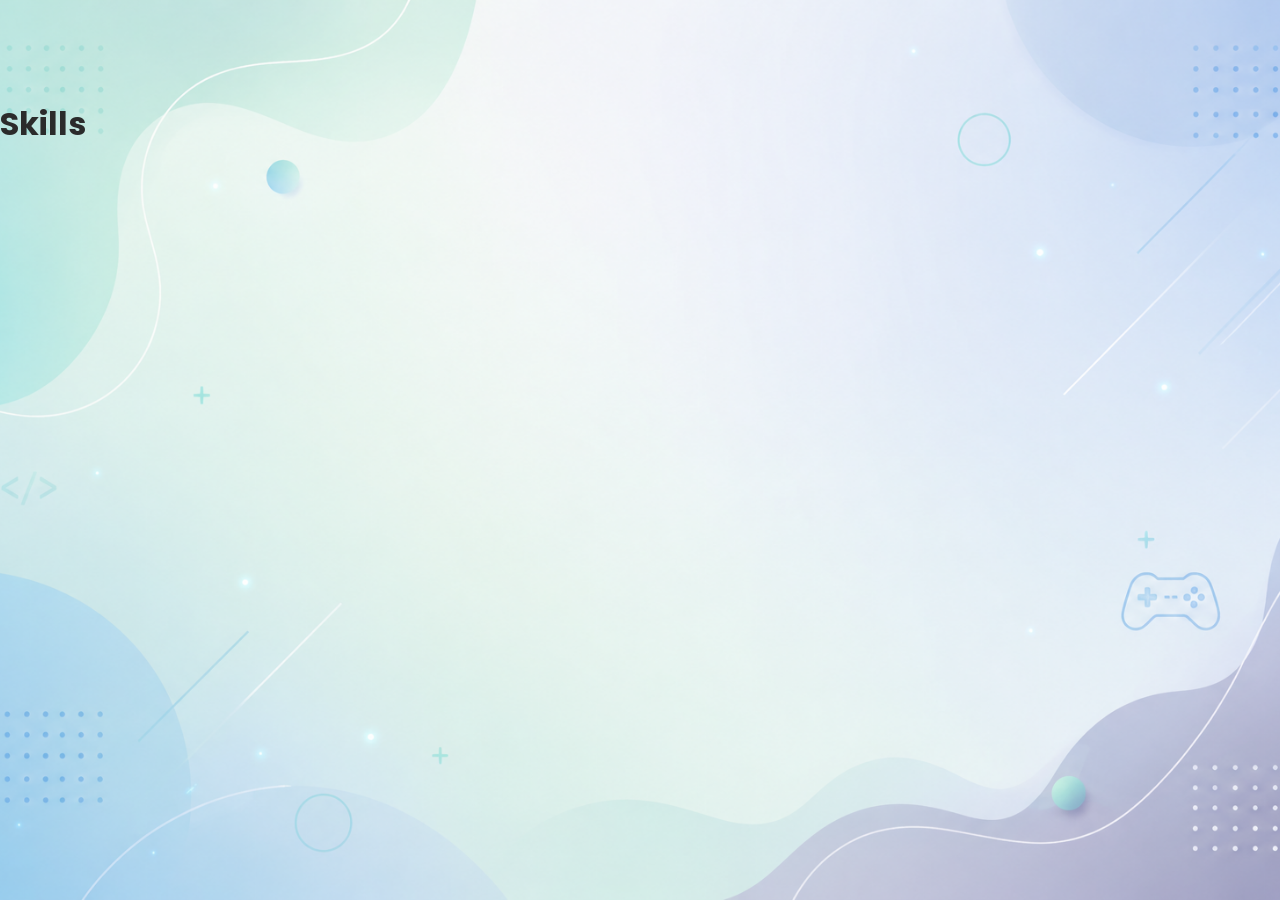
<file: skills.html>
<!DOCTYPE html>
<html lang="en">

<head>
    <meta charset="UTF-8">
    <meta name="viewport" content="width=device-width, initial-scale=1.0">

    <title>Skills</title>

    <link rel="stylesheet" href="css/style.css">
</head>

<body>

    <h1>Skills</h1>

    <script src="js/script.js"></script>
</body>

</html>
</file>
<file: css/style.css>
@import url('https://fonts.googleapis.com/css2?family=Poppins:wght@300;400;500;600;700&display=swap');

*{
    margin: 0;
    padding: 0;
    box-sizing: border-box;
}

html{
    scroll-behavior: smooth;
}

body{
    font-family: 'Poppins', sans-serif;

    background-image: url('../images/background.png');

    background-size: cover;
    background-position: center;
    background-repeat: no-repeat;
    background-attachment: fixed;

    min-height: 100vh;

    color: #2B2B2B;

    padding-top: 100px;
    overflow-x: hidden;
}

/* NAVBAR */

.navbar{

    display: flex;
    justify-content: space-between;
    align-items: center;

    padding: 25px 80px;

    background-color: rgba(255,255,255,0.82);
    backdrop-filter: blur(10px);

    position: fixed;

    top: 0;
    left: 0;

    width: 100%;
    z-index: 1000;

    transition: transform 0.45s cubic-bezier(0.22, 1, 0.36, 1);
    box-shadow: 0 2px 12px rgba(0,0,0,0.05);

    opacity: 1;
    animation: navbarFade 0.8s ease;
}

@keyframes navbarFade{

    from{
        opacity: 0;

    }

    to{
        opacity: 1;

    }

}

.navbar-hidden{
    transform: translateY(-100%);
}

.logo{
    font-size: 1.8rem;
    font-weight: 700;
}

.nav-links{
    display: flex;
    gap: 30px;

    list-style: none;
}

.nav-links a{
    text-decoration: none;

    color: #2B2B2B;

    font-size: 1.1rem;

    font-weight: 600;

    position: relative;

    transition: 0.3s;
}

.nav-links a:hover{
    color: #776871;
}

.nav-links a::after{
    content: '';

    position: absolute;

    left: 0;
    bottom: -6px;

    width: 0;
    height: 3px;

    background-color: #4d3a44;

    transition: 0.3s;
}

.nav-links a:hover::after{
    width: 100%;
}

.nav-links a.active::after{
    width: 100%;
}

/* HERO SECTION */

.hero{
    position: relative;
    display: flex;
    justify-content: center;
    align-items: center;

    min-height: 82vh;

    padding: 60px 100px;
}

.hero-container{
    display: flex;

    align-items: center;

    justify-content: center;

    gap: 70px;

    max-width: 1200px;

    margin: 0 auto;
}

.hero-image{
    background: rgba(255,255,255,0.18);

    backdrop-filter: blur(12px);

    padding: 20px;

    border-radius: 35px;

    border: 1px solid rgba(255,255,255,0.3);

    box-shadow: 0 10px 30px rgba(0,0,0,0.12);

    animation: slideLeft 1.2s ease;
}

.hero-image img{
    width: 300px;
    height: 300px;

    object-fit: cover;

    border-radius: 20px;
}

.hero-text{
    max-width: 600px;

    animation: slideRight 1.2s ease;
}

.hero-text h1{
    font-size: 3.2rem;

    line-height: 1.1;

    margin-bottom: 25px;

    font-weight: 700;
}

.hero-text span{
    color: #4d3a44;
}

.hero-description{
    font-size: 1.1rem;

    line-height: 1.9;

    margin-bottom: 25px;

    color: #3d3d3d;
}

.hero-text h3{
    font-size: 1.2rem;

    font-weight: 500;

    margin-bottom: 40px;

    color: #4d3a44;
}



/* HERO SOCIAL BAR */

.hero-social-bar{
    position: absolute;

    right: 18px;

    top: 50%;

    transform: translateY(-50%);

    display: flex;

    flex-direction: column;

    gap: 18px;

    z-index: 20;

    animation: socialBarFade 1.2s ease;
}

.hero-social-bar a{
    width: 62px;

    height: 62px;

    display: flex;

    justify-content: center;

    align-items: center;

    background: rgba(255,255,255,0.18);

    backdrop-filter: blur(12px);

    border: 1px solid rgba(255,255,255,0.25);

    border-radius: 18px;

    transition: 0.35s;

    box-shadow: 0 8px 20px rgba(0,0,0,0.10);

    opacity: 0;

    animation: socialIconSlide 0.8s ease forwards;
}

.hero-social-bar a:nth-child(1){
    animation-delay: 0.8s;
}

.hero-social-bar a:nth-child(2){
    animation-delay: 1s;
}

.hero-social-bar a:nth-child(3){
    animation-delay: 1.2s;
}

.hero-social-bar a:hover{
    transform: translateX(-8px) scale(1.08);

    background: rgba(175,222,220,0.75);

    box-shadow:
        0 16px 30px rgba(0,0,0,0.18),
        0 0 18px rgba(175,222,220,0.45);
}

.hero-social-bar img{
    width: 30px;

    height: 30px;

    object-fit: contain;
}

/* PROJECT SECTION */

.projects-preview{
    padding: 150px 100px;

    text-align: center;
}

.section-title{
    font-size: 2.5rem;

    margin-bottom: 18px;

    color: #2B2B2B;

    font-weight: 700;
}

.projects-subtitle,
.skills-subtitle,
.contact-subtitle{

    font-size: 1.15rem;
    color: #2B2B2B;
    font-weight: 500;
    line-height: 1.9;

    max-width: 1000px;

    margin: 0 auto 55px auto;
}

.projects-container{
    display: grid;

    grid-template-columns: repeat(2, 1fr);

    gap: 40px;

    max-width: 1150px;

    margin: auto;
}

.project-card{
    width: 100%;

    background: rgba(255,255,255,0.45);

    backdrop-filter: blur(10px);

    border-radius: 25px;

    overflow: hidden;

    box-shadow: 0 10px 30px rgba(0,0,0,0.08);

    transition: 0.4s;
}

.project-card:hover{
    transform: translateY(-12px) scale(1.02);

    box-shadow: 0 18px 40px rgba(0,0,0,0.18);
}

.project-card img{
    width: 100%;

    height: 260px;

    object-fit: cover;
}

.project-link{
    text-decoration: none;

    color: inherit;
}

.project-card{
    position: relative;

    cursor: pointer;
}

.project-overlay{
    position: absolute;

    top: 0;
    left: 0;

    width: 100%;
    height: 280px;

    background: rgba(255,255,255,0.25);

    display: flex;
    justify-content: center;
    align-items: center;

    opacity: 0;

    transition: 0.4s;

    z-index: 5;
}

.project-overlay img{
    width: 70px;

    height: 70px;

    transform: scale(0.8);

    transition: 0.4s;
}

.project-card:hover .project-overlay{
    opacity: 1;
}

.project-card:hover .project-overlay img{
    transform: scale(1);
}

.project-card img{
    transition: 0.4s;
}

.project-image{
    transition: 0.4s;
}

.project-card:hover .project-image{
    filter: blur(4px) brightness(0.9);

    transform: scale(1.05);
}

.project-content{
    padding: 35px;

    text-align: left;

    min-height: 240px;

    display: flex;

    flex-direction: column;

    gap: 18px;
}

.project-content h3{
    font-size: 1.5rem;

    margin-bottom: 15px;

    color: #4d3a44;
}

.project-title{
    display: flex;

    justify-content: space-between;

    align-items: baseline;

    gap: 18px;

    margin-bottom: 14px;
}

.project-title h3{
    font-size: clamp(1.2rem, 1.7vw, 1.45rem);

    color: #2f2228;

    font-weight: 700;

    margin: 0;

    line-height: 1.35;

    flex: 1;
}

.project-title span{
    font-size: 0.95rem;

    font-weight: 600;

    color: #3a3a3a;

    white-space: nowrap;

    padding-top: 4px;
}

.project-content p{
    line-height: 1.7;

    font-size: 1rem;

    color: #1f1f1f;

    font-weight: 500;
}

.projects-button{
    display: inline-block;

    margin-top: 60px;

    padding: 18px 45px;

    background-color: #AFDEDC;

    color: #2B2B2B;

    text-decoration: none;

    border-radius: 16px;

    font-weight: 600;

    transition: 0.3s;

    box-shadow: 0 8px 20px rgba(0,0,0,0.08);
}

.projects-button:hover{
    background-color: #91A8A4;

    transform: translateY(-8px);

    box-shadow: 0 18px 30px rgba(0,0,0,0.18);
}

/* SKILLS SECTION */

.skills-section{
    padding: 130px 100px;

    text-align: center;
}

.skills-container{
    display: grid;

    grid-template-columns: repeat(4, 1fr);

    gap: 20px;

    max-width: 1200px;

    margin: auto;
}

.skill-card{
    display: flex;
    align-items: center;
    gap: 25px;

    background: rgba(255,255,255,0.42);
    backdrop-filter: blur(10px);

    border-radius: 22px;

    padding: 18px 22px;

    box-shadow: 0 8px 24px rgba(0,0,0,0.08);

    transition: 0.35s;

    text-align: left;
}

.skill-card:hover{
    transform: translateY(-5px);
    box-shadow: 0 12px 30px rgba(0,0,0,0.12);
}

.skill-card:hover .skill-icon img{
    transform: scale(1.12);
}

.skill-icon{
    width: 70px;
    display: flex;
    justify-content: center;
    align-items: center;
    flex-shrink: 0;
}

.skill-icon img{
    width: 50px;
    height: 50px;
    object-fit: contain;
}

.skill-info{
    display: flex;
    flex-direction: column;
    justify-content: center;
}

.skill-info h3{
    margin-bottom: 4px;
}

.skill-card h3{
    font-size: 1.3rem;

    color: #4d3a44;

    margin-bottom: 10px;
}

.skill-card p{
    font-size: 0.95rem;

    color: #666;
}

/* CONTACT SECTION */

.contact-section{
    padding: 130px 100px;

    text-align: center;
}

.copy-message{
    position: fixed;

    top: 100px;
    left: 50%;

    transform: translateX(-50%) translateY(-20px);

    background: #AFDEDC;
    color: #2B2B2B;

    padding: 16px 28px;

    border-radius: 15px;

    font-size: 1rem;
    font-weight: 600;

    min-width: 320px;
    text-align: center;

    backdrop-filter: blur(10px);

    border: 1px solid rgba(255,255,255,0.4);

    box-shadow: 0 10px 25px rgba(0,0,0,0.15);

    opacity: 0;
    visibility: hidden;

    transition: all 0.3s ease;

    z-index: 9999;
}

.copy-message.show{
    opacity: 1;
    visibility: visible;

    transform: translateX(-50%) translateY(0);
}

/* FOOTER */

.footer{
    padding: 25px 40px;

    background: rgba(255,255,255,0.45);

    backdrop-filter: blur(12px);

    border-top: 1px solid rgba(255,255,255,0.3);
}

.footer-container{
    position: relative;

    display: flex;
    justify-content: flex-end;
    align-items: center;

    flex-wrap: wrap;

    gap: 25px;
}

.footer-left{
    display: flex;
    align-items: center;
    gap: 25px;

    flex-wrap: wrap;

    margin-right: auto;
}

.footer-social{
    display: flex;

    align-items: center;

    gap: 10px;

    text-decoration: none;

    color: #2B2B2B;

    font-weight: 500;

    position: relative;

    transition: 0.3s;
}

.footer-social img{
    width: 32px;
    height: 32px;

    transition: 0.3s ease;

    object-fit: contain;
}

.footer-social:hover img{
    transform: scale(1.25);
}

.footer-right{
    margin-left: auto;

    text-align: right;
}

.footer-right p,
.footer-right span{
    font-size: 0.875rem;
    color: #444;
    margin-bottom: 2px;
}


/* ABOUT PAGE */

.about-wrapper{
    max-width: 1300px;
    margin: auto;
    padding: 140px 100px;

    display: flex;
    flex-direction: column;
    gap: 100px;
}

.about-row{
    display: flex;

    align-items: center;

    gap: 70px;
}

.about-image{
    flex: 1;

    background: rgba(255,255,255,0.18);

    backdrop-filter: blur(12px);

    padding: 20px;

    border-radius: 30px;

    border: 1px solid rgba(255,255,255,0.25);

    box-shadow: 0 10px 30px rgba(0,0,0,0.10);

    transition: 0.35s;
}

.about-image:hover{
    transform: translateY(-8px);

    box-shadow:
        0 18px 35px rgba(0,0,0,0.14),
        0 0 20px rgba(175,222,220,0.35);
}

.about-image img{
    width: 100%;
    height: 100%;

    object-fit: cover;

    object-position: top;

    border-radius: 20px;
}

.large-image img{
    max-height: 650px;
}

.about-content{
    flex: 1.1;
}

.about-content h1{
    font-size: 3.5rem;

    margin-bottom: 30px;

    color: #2B2B2B;
}

.about-content h2{
    font-size: 2.3rem;

    margin-bottom: 25px;

    color: #2B2B2B;
}

.about-content p{
    font-size: 1.08rem;

    line-height: 2;

    color: #2f2f2f;

    margin-bottom: 22px;
}


/* EDUCATION PAGE */

.education-header{
    text-align: center;

    padding: 120px 100px 80px;
}

.education-header h1{
    font-size: 3.5rem;

    margin-bottom: 25px;
}

.education-header p{
    max-width: 850px;

    margin: auto;

    font-size: 1.1rem;

    line-height: 2;

    color: #444;
}

.education-row{
    display: flex;

    align-items: center;

    gap: 70px;

    max-width: 1300px;

    margin: 0 auto 120px auto;

    padding: 0 100px;
}

.education-row.reverse-row{
    flex-direction: row-reverse;
}

.education-image{
    flex: 1.1;
    background: rgba(255,255,255,0.18);
    backdrop-filter: blur(12px);
    padding: 18px;
    width: fit-content;
    border-radius: 30px;
    border: 1px solid rgba(255,255,255,0.25);
    box-shadow: 0 10px 30px rgba(0,0,0,0.10);
    transition: 0.35s;
}

.education-image:hover{
    transform: translateY(-8px);

    box-shadow:
        0 18px 35px rgba(0,0,0,0.14),
        0 0 20px rgba(175,222,220,0.35);
}

.education-image img{
    width: 100%;
    max-width: 500px;
    border-radius: 20px;
    object-fit: cover;
    display: block;
}

.education-content{
    flex: 1.1;
}

.education-content h2{
    font-size: 2rem;

    margin-bottom: 10px;

    color: #2B2B2B;

    white-space: nowrap;

    line-height: 1.3;
}

.education-content span{
    display: inline-block;

    margin-bottom: 25px;

    font-weight: 600;

    color: #4d3a44;
}

.education-content p{
    font-size: 1.05rem;

    line-height: 2;

    color: #333;

    margin-bottom: 20px;
}

/* GRADUATION SECTION */

.graduation-section{
    max-width: 1400px;

    margin: 0 auto 120px auto;

    text-align: center;

    padding: 0 40px;
}

.graduation-image{
    background: rgba(255,255,255,0.18);
    backdrop-filter: blur(12px);
    padding: 20px;
    border-radius: 30px;
    margin: 0 auto 40px auto;
    border: 1px solid rgba(255,255,255,0.25);
    box-shadow: 0 10px 30px rgba(0,0,0,0.10);
    display: flex;
    gap: 18px;
    align-items: center;
    justify-content: center;
    width: fit-content;
    max-width: 100%;
    overflow: hidden;
}

.graduation-image img{
    border-radius: 20px;

    object-fit: cover;
}

.graduation-image img:first-child{
    width: 430px;

    height: 620px;

    object-position: top;
}

.graduation-image img:last-child{
    width: 620px;

    height: 620px;
}

.graduation-content h2{
    font-size: 2.5rem;

    margin-bottom: 20px;
}

.graduation-content p{
    font-size: 1.08rem;

    line-height: 2;

    max-width: 900px;

    margin: auto;

    color: #333;
}

/* ANIMATIONS */

@keyframes slideLeft{

    from{
        opacity: 0;

        transform: translateX(-80px);
    }

    to{
        opacity: 1;

        transform: translateX(0);
    }
}

@keyframes slideRight{

    from{
        opacity: 0;

        transform: translateX(80px);
    }

    to{
        opacity: 1;

        transform: translateX(0);
    }
}

@keyframes riseUp{

    from{
        opacity: 0;

        transform: translateY(40px);
    }

    to{
        opacity: 1;

        transform: translateY(0);
    }
}

@keyframes socialBarFade{

    from{
        opacity: 0;
    }

    to{
        opacity: 1;
    }
}

@keyframes socialIconSlide{

    from{
        opacity: 0;

        transform: translateX(60px);
    }

    to{
        opacity: 1;

        transform: translateX(0);
    }
}

/* ABOUT PAGE ANIMATION */

.about-image{
    opacity: 0;

    animation: aboutImageLeft 1.2s ease forwards;
}

.about-content{
    opacity: 0;

    animation: aboutTextRight 1.2s ease forwards;
}

.about-row:nth-child(1) .about-image{
    animation-delay: 0.2s;
}

.about-row:nth-child(1) .about-content{
    animation-delay: 0.5s;
}

.about-row:nth-child(2) .about-image{
    animation-delay: 0.8s;
}

.about-row:nth-child(2) .about-content{
    animation-delay: 1.1s;
}

.about-row:nth-child(3) .about-image{
    animation-delay: 1.4s;
}

.about-row:nth-child(3) .about-content{
    animation-delay: 1.7s;
}

/* PHOTO ANIMATION */

@keyframes aboutImageLeft{

    from{
        opacity: 0;

        transform: translateX(-80px);
    }

    to{
        opacity: 1;

        transform: translateX(0);
    }
}

/* TEXT ANIMATION */

@keyframes aboutTextRight{

    from{
        opacity: 0;

        transform: translateX(80px);
    }

    to{
        opacity: 1;

        transform: translateX(0);
    }
}

/* EDUCATION PAGE ANIMATION */

.education-header{
    opacity: 0;

    animation: riseUp 1.1s ease forwards;
}

.education-row .education-image{
    opacity: 0;

    animation: educationImageLeft 1.2s ease forwards;
}

.education-row .education-content{
    opacity: 0;

    animation: educationTextRight 1.2s ease forwards;
}

.graduation-image{
    opacity: 0;

    animation: educationImageLeft 1.2s ease forwards;
}

.graduation-content{
    opacity: 0;

    animation: educationTextRight 1.2s ease forwards;
}

/* DELAYS */

.education-row:nth-of-type(1) .education-image{
    animation-delay: 0.3s;
}

.education-row:nth-of-type(1) .education-content{
    animation-delay: 0.6s;
}

.education-row:nth-of-type(2) .education-image{
    animation-delay: 0.9s;
}

.education-row:nth-of-type(2) .education-content{
    animation-delay: 1.2s;
}

.graduation-image{
    animation-delay: 1.5s;
}

.graduation-content{
    animation-delay: 1.8s;
}

.education-row:nth-of-type(4) .education-image{
    animation-delay: 2.1s;
}

.education-row:nth-of-type(4) .education-content{
    animation-delay: 2.4s;
}

/* IMAGE ANIMATION */

@keyframes educationImageLeft{

    from{
        opacity: 0;

        transform: translateX(-80px);
    }

    to{
        opacity: 1;

        transform: translateX(0);
    }
}

/* TEXT ANIMATION */

@keyframes educationTextRight{

    from{
        opacity: 0;

        transform: translateX(80px);
    }

    to{
        opacity: 1;

        transform: translateX(0);
    }
}

/* PROJECT NAVIGATOR */

.project-sidebar{
    position: fixed;
    width: fit-content;

    left: 0;
    top: 150px;

    z-index: 999;
}

.project-menu-btn{
    background: #AFDEDC;

    color: #2B2B2B;
    width: 150px;

    border: none;

    padding: 15px 22px;

    border-radius: 0 15px 15px 0;

    font-size: 1rem;
    font-weight: 600;

    cursor: pointer;

    box-shadow: 8px 8px 25px rgba(0,0,0,0.12);

    transition: 0.3s;
}

.project-menu-btn:hover{
    transform: translateY(-3px);
}

.project-menu{
    width: 300px;
    position: absolute;
    left: 0;
    top: 100%;

    background: rgba(255,255,255,0.9);
    backdrop-filter: blur(12px);
    border-radius: 0 20px 20px 0;
    max-height: 70vh;

    overflow-y: auto;
    overflow-x: hidden;

    transform: translateX(-100%);
    opacity: 1;
    transition: transform 0.35s ease;

    pointer-events: none;
}

.project-menu.active{
    transform: translateX(0);
    pointer-events: auto;
}

.project-menu a{
    display: block;

    padding: 15px 20px;

    text-decoration: none;

    color: #2B2B2B;

    border-bottom: 1px solid rgba(0,0,0,0.05);

    transition: 0.3s;
}

.project-menu a:hover{
    background: rgba(175,222,220,0.45);

    padding-left: 28px;
}

.project-menu a.active{
    background: linear-gradient(
        90deg,
        #4d3a44,
        #6a5560
    );

    color: white;

    font-weight: 700;

    border-left: 5px solid #AFDEDC;
}

/* PROJECT PAGE */

.projects-header{
    text-align: center;
    padding: 120px 100px 80px;
}

.projects-header h1{
    font-size: 3.5rem;
    margin-bottom: 25px;
}

.projects-header p{
    max-width: 900px;
    margin: auto;
    line-height: 2;
}

.project-row{
    display: flex;
    align-items: center;
    gap: 40px;

    max-width: 1400px;
    margin: 0 auto 120px auto;
    padding: 40px 50px;

    background: rgba(255,255,255,0.18);
    backdrop-filter: blur(12px);

    border-radius: 35px;

    border: 1px solid rgba(255,255,255,0.25);

    box-shadow: 0 10px 30px rgba(0,0,0,0.10);

    transition: 0.35s;
    scroll-margin-top: 70px;
}

.project-row.reverse-row{
    flex-direction: row-reverse;
}

.project-row:hover{
    transform: translateY(-8px);

    box-shadow:
        0 18px 35px rgba(0,0,0,0.14),
        0 0 20px rgba(175,222,220,0.35);
}

.project-gallery{
    flex: 1.3;

    display: grid;

    grid-template-columns: 1fr 1fr;

    gap: 15px;

    background: rgba(255,255,255,0.12);

    padding: 18px;

    border-radius: 25px;
}

.project-gallery img{
    width: 100%;

    aspect-ratio: 1 / 1;

    object-fit: cover;

    border-radius: 18px;

    transition: 0.3s;

    cursor: pointer;
}

.project-gallery img:hover{
    transform: scale(1.05);
    box-shadow: 0 10px 25px rgba(0,0,0,0.18);
    cursor: zoom-in;
}

.project-info{
    flex: 1;
}

.project-info h2{
    font-size: 2.2rem;
    margin-bottom: 10px;
}

.project-info span{
    display: inline-block;
    margin-bottom: 20px;
    font-weight: 600;
    color: #4d3a44;
}

.project-info p{
    line-height: 2;
    margin-bottom: 25px;
}

.project-features{
    margin-bottom: 25px;
    padding-left: 20px;
}

.project-features li{
    margin-bottom: 8px;
}

.project-tech{
    margin-bottom: 30px;
}

.project-tech span{
    background: rgba(175,222,220,0.8);
    padding: 8px 18px;
    border-radius: 50px;
    margin-right: 10px;
}

/* PROJECT PAGE ANIMATION */

.projects-header{
    opacity: 0;
    animation: riseUp 1s ease forwards;
}

.project-row{
    opacity: 0;
    transform: translateY(60px);
    transition: all 0.8s ease;
}

.project-row.show{
    opacity: 1;
    transform: translateY(0);
}

@keyframes projectFadeUp{

    from{
        opacity: 0;
        transform: translateY(60px);
    }

    to{
        opacity: 1;
        transform: translateY(0);
    }

}

/* IMAGE VIEWER */

.image-modal{
    position: fixed;
    inset: 0;

    width: 100vw;
    height: 100vh;

    background: rgba(0,0,0,0.85);

    display: flex;
    justify-content: center;
    align-items: center;

    opacity: 0;
    visibility: hidden;

    transition: 0.3s;
    z-index: 9999;
}

.image-modal.active{
    opacity: 1;

    visibility: visible;
}

.image-modal img{
    width: auto;
    height: auto;

    max-width: 85vw;
    max-height: 80vh;

    object-fit: contain;

    border-radius: 20px;

    box-shadow: 0 20px 50px rgba(0,0,0,0.4);
    animation: modalZoom 0.3s ease;
    cursor: zoom-out;
}

.close-modal{
    position: absolute;

    top: 25px;

    right: 40px;

    font-size: 3rem;

    color: white;

    cursor: pointer;

    transition: 0.3s;
}

.close-modal:hover{
    transform: scale(1.15);
}

@keyframes modalZoom{

    from{
        transform: scale(0.85);

        opacity: 0;
    }

    to{
        transform: scale(1);

        opacity: 1;
    }
}

.modal-nav,
.close-modal{
    user-select: none;
}

.modal-nav{
    position: absolute;

    top: 50%;

    transform: translateY(-50%);

    width: 60px;

    height: 60px;

    border: none;

    border-radius: 50%;

    background: rgba(255,255,255,0.18);

    backdrop-filter: blur(10px);

    color: white;

    font-size: 2rem;

    cursor: pointer;

    transition: 0.3s;
}

.modal-nav:hover{
    background: rgba(255,255,255,0.3);

    transform: translateY(-50%) scale(1.08);
}

.prev-btn{
    left: 40px;
}

.next-btn{
    right: 40px;
}

.image-counter{
    position: absolute;

    bottom: 30px;

    left: 50%;

    transform: translateX(-50%);

    color: white;

    font-size: 1rem;

    font-weight: 600;

    background: rgba(0,0,0,0.4);

    padding: 10px 18px;

    border-radius: 50px;

    backdrop-filter: blur(8px);
}

/* PERSONAL QUALITIES */

.qualities-header{
    text-align: center;
    padding: 120px 100px 80px;
}

.qualities-header h1{
    font-size: 3.5rem;
    margin-bottom: 25px;
}

.qualities-header p{
    max-width: 850px;
    margin: auto;
    line-height: 2;
}

.quality-row{
    display: flex;
    align-items: center;
    gap: 70px;

    max-width: 1300px;
    margin: 0 auto 60px auto;
    padding: 0 100px;
}

.quality-row.reverse-row{
    flex-direction: row-reverse;
}

.quality-image{
    flex: 1;
    background: rgba(255,255,255,0.18);
    backdrop-filter: blur(12px);
    padding: 18px;
    border-radius: 30px;
    border: 1px solid rgba(255,255,255,0.25);
    box-shadow: 0 10px 30px rgba(0,0,0,0.10);
    width: fit-content;
    transition: 0.35s;
}

.quality-image:hover{
    transform: translateY(-8px);

    box-shadow:
        0 18px 35px rgba(0,0,0,0.14),
        0 0 20px rgba(175,222,220,0.35);
}

.quality-image img{
    width: 100%;
    max-width: 500px;
    height: 350px;
    border-radius: 20px;
    display: block;
    object-fit: cover;
}

.quality-content{
    flex: 1.1;
    position: relative;
}

.quality-number{
    position: absolute;

    top: -30px;
    right: 0;

    font-size: 6rem;
    font-weight: 700;

    color: rgba(0,0,0,0.05);

    z-index: -1;
}

.quality-content h2{
    font-size: 2.5rem;
    margin-bottom: 25px;
    color: #2B2B2B;
}

.quality-content p{
    font-size: 1.2rem;
    line-height: 2.1;
    color: #333;
}

/* PERSONAL QUALITIES ANIMATION */

.qualities-header{
    opacity: 0;
    animation: riseUp 1s ease forwards;
}

.quality-image{
    opacity: 0;
    animation: qualityImageLeft 1s ease forwards;
}

.quality-content{
    opacity: 0;
    animation: qualityTextRight 1s ease forwards;
}

.quality-row:nth-of-type(1) .quality-image{
    animation-delay: 0.1s;
}

.quality-row:nth-of-type(1) .quality-content{
    animation-delay: 0.2s;
}

.quality-row:nth-of-type(2) .quality-image{
    animation-delay: 0.3s;
}

.quality-row:nth-of-type(2) .quality-content{
    animation-delay: 0.4s;
}

.quality-row:nth-of-type(3) .quality-image{
    animation-delay: 0.5s;
}

.quality-row:nth-of-type(3) .quality-content{
    animation-delay: 0.6s;
}

.quality-row:nth-of-type(4) .quality-image{
    animation-delay: 0.7s;
}

.quality-row:nth-of-type(4) .quality-content{
    animation-delay: 0.8s;
}

.quality-row:nth-of-type(5) .quality-image{
    animation-delay: 0.9s;
}

.quality-row:nth-of-type(5) .quality-content{
    animation-delay: 1s;
}

@keyframes qualityImageLeft{
    from{
        opacity: 0;
        transform: translateX(-80px);
    }

    to{
        opacity: 1;
        transform: translateX(0);
    }
}

@keyframes qualityTextRight{
    from{
        opacity: 0;
        transform: translateX(80px);
    }

    to{
        opacity: 1;
        transform: translateX(0);
    }
}

/* CONTACT PAGE */

.contact-page{
    max-width: 1200px;
    margin: auto;
    padding: 120px 80px;
}

.contact-header{
    text-align: center;
    margin-bottom: 70px;
}

.contact-header h1{
    font-size: 3.5rem;
    margin-bottom: 20px;
}

.contact-header p{
    max-width: 800px;
    margin: auto;
    line-height: 2;
    font-size: 1.1rem;
}

.contact-layout{
    display: flex;
    gap: 50px;
    align-items: flex-start;
}

.contact-info{
    flex: 1;
}

.contact-info h2{
    font-size: 2rem;
    margin-bottom: 20px;
}

.contact-info > p{
    line-height: 1.9;
    margin-bottom: 40px;
}

.info-item{
    display: flex;
    align-items: center;
    gap: 20px;

    margin-bottom: 30px;

    padding: 15px;

    border-radius: 18px;

    transition: all 0.35s ease;

    cursor: pointer;
    text-decoration: none;
    color: inherit;
}

.info-item:hover{
    background: rgba(255,255,255,0.25);

    backdrop-filter: blur(10px);

    transform: translateX(12px);

    box-shadow:
        0 10px 25px rgba(0,0,0,0.10),
        0 0 15px rgba(175,222,220,0.35);
}

.info-item img{
    width: 55px;
    height: 55px;

    transition: 0.35s ease;
}

.info-item:hover img{
    transform: scale(1.15) rotate(5deg);
}

.info-item h3{
    margin-bottom: 5px;
}

.info-item h3,
.info-item p{
    transition: 0.35s ease;
}

.info-item:hover h3{
    color: #4d3a44;
}

.info-item:hover p{
    color: #2B2B2B;
}

.contact-form-box{
    flex: 1.4;

    background: rgba(255,255,255,0.18);

    backdrop-filter: blur(12px);

    padding: 40px;

    border-radius: 30px;

    box-shadow: 0 10px 30px rgba(0,0,0,0.10);
}

.contact-form-box h2{
    margin-bottom: 25px;
}

.contact-form-box form{
    display: flex;
    flex-direction: column;
    gap: 18px;
}

.contact-form-box input,
.contact-form-box textarea{
    width: 100%;

    padding: 16px 18px;

    border: none;

    border-radius: 14px;

    font-family: inherit;

    font-size: 1rem;

    background: rgba(255,255,255,0.6);

    outline: none;
}

.contact-form-box textarea{
    resize: vertical;
}

@media(max-width: 900px){

    .contact-layout{
        flex-direction: column;
    }

}

/* CONTACT PAGE ANIMATION */

.contact-header{
    opacity: 0;
    animation: riseUp 1s ease forwards;
}

.contact-info{
    opacity: 0;
    animation: contactLeft 1s ease forwards;
    animation-delay: 0.3s;
}

.contact-form-box{
    opacity: 0;
    animation: contactRight 1s ease forwards;
    animation-delay: 0.6s;
}

@keyframes contactLeft{

    from{
        opacity: 0;
        transform: translateX(-80px);
    }

    to{
        opacity: 1;
        transform: translateX(0);
    }

}

@keyframes contactRight{

    from{
        opacity: 0;
        transform: translateX(80px);
    }

    to{
        opacity: 1;
        transform: translateX(0);
    }

}

/* BUTTONS */

.hero-button,
.contact-button,
.project-button{
    display: inline-block;

    padding: 18px 45px;

    background-color: #AFDEDC;

    color: #2B2B2B;

    text-decoration: none;

    border-radius: 16px;

    font-weight: 600;

    transition: 0.3s;

    box-shadow: 0 8px 20px rgba(0,0,0,0.12);

    animation: riseUp 1.5s ease;
}

.contact-button{
    margin-top: 0px;
}

.hero-button:hover,
.contact-button:hover,
.project-button:hover{
    background-color: #91A8A4;

    transform: translateY(-8px);

    box-shadow: 0 18px 30px rgba(0,0,0,0.18);
}

/* BACK TO TOP BUTTON */

.back-to-top{
    position: relative;
    display: block;
    margin: 0 auto 0px auto;
    z-index: 10;
    padding: 10px 35px;
    border: none;
    border-radius: 12px;
    background: #AFDEDC;
    color: #2B2B2B;
    font-size: 1rem;
    font-weight: 600;
    cursor: pointer;
    transition: all 0.3s ease;
    box-shadow: 0 8px 20px rgba(0,0,0,0.12);
}

.back-to-top:hover{
    background: #91A8A4;

    transform: translateY(-5px);

    box-shadow: 0 15px 25px rgba(0,0,0,0.18);
}

.menu-toggle{
    display: none;

    background: none;

    border: none;

    font-size: 2rem;

    cursor: pointer;

    color: #2B2B2B;
}


/* =====================================
   RESPONSIVE DESIGN
===================================== */

@media (max-width: 1024px){

    .hero{
        padding: 60px 40px;
    }

    .projects-preview,
    .skills-section,
    .contact-section,
    .about-section{
        padding-left: 40px;
        padding-right: 40px;
    }

    .projects-container{
        grid-template-columns: 1fr;
    }

    .skills-container{
        grid-template-columns: repeat(2, 1fr);
    }

}

/* =====================================
   HOME PAGE MOBILE
===================================== */

@media (max-width: 768px){

    body{
        padding-top: 80px;
    }

    /* NAVBAR */

    .navbar{
        flex-direction: row;
        justify-content: space-between;
        align-items: center;

        padding: 15px 20px;

        position: fixed;
        top: 0;
        left: 0;
        width: 100%;

        z-index: 1000;
    }

    .logo{
        font-size: 1.5rem;
    }

    .menu-toggle{
        display: block;
        font-size: 2rem;
        position: absolute;
        right: 15px;
        top: 50%;

        width:40px;
        height:40px;
        line-height:40px;

        transform: translateY(-50%);
        z-index: 1001;
    }

    .nav-links{
        position: absolute;
        top: 100%;
        left: 0;

        width: 100%;

        background: rgba(255,255,255,0.95);
        backdrop-filter: blur(12px);

        flex-direction: column;
        align-items: center;

        gap: 20px;
        padding: 25px 0;

        opacity: 0;
        visibility: hidden;

        transform: translateY(-15px);

        transition:
            opacity 0.3s ease,
            transform 0.3s ease,
            visibility 0.3s ease;
    }

    .nav-links.active{
        display: flex;
        opacity: 1;
        visibility: visible;
        transform: translateY(0);
    }

    .nav-links a{
        font-size: 0.95rem;
    }

    /* HERO */

    .hero{
        padding: 40px 20px;
        padding-top: 10px;
        min-height: auto;
    }

    .hero-container{
        flex-direction: column;

        text-align: center;

        gap: 25px;
    }

    .hero-image img{
        width: 220px;
        height: 220px;
    }

    .hero-text{
    max-width: 100%;
    }

    .hero-text h1{
        font-size: 1.8rem;
        line-height: 1.2;
    }

    .hero-description{
        font-size: 0.95rem;
        line-height: 1.7;
    }

    .hero-text h3{
        font-size: 1rem;
    }

    /* SOCIAL BAR */

    .hero-social-bar{
        position: static;

        transform: none;

        flex-direction: row;

        justify-content: center;

        margin-top: 20px;
    }

    .hero-social-bar a{
        width: 55px;
        height: 55px;
    }

    /* PROJECTS */

    .projects-preview{
        padding: 100px 20px;
    }

    .projects-container{
        grid-template-columns: 1fr;
    }

    .project-content{
        padding: 25px;
    }

    .project-title{
        flex-direction: column;

        align-items: flex-start;

        gap: 5px;
    }

    /* SKILLS */

    .skills-section{
        padding: 100px 20px;
    }

    .skills-container{
        grid-template-columns: 1fr;
    }

    .skill-card{
        gap: 18px;
    }

    .skill-icon{
        width: 55px;
    }

    .skill-icon img{
        width: 40px;
        height: 40px;
    }

    /* CONTACT */

    .contact-section{
        padding: 100px 20px;
    }

    .contact-card{
        width: 100%;
    }

    /* FOOTER */

    .footer-container{
        flex-direction: column;

        text-align: center;
    }

    .footer-left{
        justify-content: center;

        margin-right: 0;
    }

    .footer-right{
        margin-left: 0;

        text-align: center;
    }


    /* COPY MESSAGE */

    .copy-message{
        width: 90%;

        min-width: auto;
    }

    /* =====================================
    ABOUT PAGE MOBILE
    ===================================== */

    .about-wrapper{
        padding: 40px 20px 80px;
        gap: 60px;
    }

    .about-row{
        flex-direction: column;
        gap: 25px;
    }

    .about-row:nth-child(2){
        flex-direction: column;
    }

    .about-image{
        width: 100%;
        padding: 12px;
    }

    .about-image img{
        width: 100%;
        height: 350px;
        object-fit: cover;
        object-position: center top;
    }

    .large-image img{
        height: 350px;
    }

    .about-image:not(.large-image) img{
        height: 280px;
    }

    .about-content{
        width: 100%;
        text-align: center;
    }

    .about-content h1{
        font-size: 2.2rem;
        margin-bottom: 20px;
    }

    .about-content h2{
        font-size: 1.8rem;
        margin-bottom: 15px;
    }

    .about-content p{
        font-size: 0.95rem;
        line-height: 1.8;
        margin-bottom: 16px;
    }

    .about-row:nth-child(2) .about-image{
        order: -1;
    }

    /* EDUCATION PAGE */

    .education-header{
        padding: 60px 20px;
    }

    .education-header h1{
        font-size: 2.4rem;
        line-height: 1.2;
    }

    .education-row{
        flex-direction: column;
        padding: 0 20px;
        gap: 30px;
        margin-bottom: 60px;
    }

    .education-row.reverse-row{
        flex-direction: column;
    }

    .education-content{
        text-align: center;
    }

    .education-content h2{
        white-space: normal;
        font-size: 1.8rem;
        line-height: 1.3;
    }

    .education-content span{
        display: inline-block;
        padding: 6px 16px;
        border-radius: 30px;
        background: rgba(175,222,220,0.6);
        font-weight: 600;
    }

    .education-image{
        width: 100%;
        padding: 12px;
    }

    .graduation-image{
        flex-direction: column;
    }

    .graduation-image img:first-child{
        width: 100%;
        height: 380px;
        object-fit: cover;
        object-position: top;
    }

    .graduation-image img:last-child{
        width: 100%;
        height: 250px;
        object-fit: cover;
    }

    .graduation-content h2{
        font-size: 2rem;
    }

    /* =====================================
    PROJECT PAGE MOBILE
    ===================================== */

    .projects-header{
        padding: 60px 20px;
    }

    .projects-header h1{
        font-size: 2.4rem;
    }

    .projects-header p{
        font-size: 0.95rem;
        line-height: 1.8;
    }

    .project-row{
        flex-direction: column;
        padding: 20px;
        margin: 0 15px 50px;
        gap: 25px;
    }

    .project-row.reverse-row{
        flex-direction: column;
    }

    .project-gallery{
        width: 100%;
        padding: 12px;
        gap: 10px;
    }

    .project-gallery img{
        border-radius: 12px;
    }

    .project-info{
        width: 100%;
        text-align: center;
    }

    .project-info h2{
        font-size: 1.7rem;
        line-height: 1.3;
    }

    .project-info p{
        font-size: 0.95rem;
        line-height: 1.8;
        text-align: left;
    }

    .project-features{
        text-align: left;
        padding-left: 20px;
    }

    .project-tech{
        display: flex;
        flex-wrap: wrap;
        justify-content: center;
        gap: 10px;
    }

    .project-tech span{
        margin-right: 0;
    }

    .project-button{
        width: 100%;
        text-align: center;
    }

    .menu-text{
        display: none;
    }

    .project-sidebar{
        top: 90px;
    }

    .project-menu-btn{
        width: 60px;
        padding: 12px;
        font-size: 1.3rem;
    }

    .project-menu-btn .menu-text{
        display: none;
    }

    .project-menu{
        width: 240px;
        max-height: 60vh;
    }

    .project-menu-btn{
        overflow: hidden;
    }

    .project-menu-btn{
        white-space: nowrap;
    }

    .modal-nav{
        width: 45px;
        height: 45px;
        font-size: 1.5rem;
    }

    .prev-btn{
        left: 10px;
    }

    .next-btn{
        right: 10px;
    }

    .close-modal{
        top: 10px;
        right: 20px;
        font-size: 2.2rem;
    }

    .image-counter{
        bottom: 15px;
        font-size: 0.9rem;
    }

    /* =====================================
    PERSONAL QUALITIES MOBILE
    ===================================== */

    .qualities-header{
        padding: 60px 20px;
    }

    .qualities-header h1{
        font-size: 2.4rem;
        line-height: 1.2;
    }

    .qualities-header p{
        font-size: 0.95rem;
        line-height: 1.8;
    }

    .quality-row{
        flex-direction: column;
        padding: 0 20px;
        gap: 25px;
        margin-bottom: 60px;
    }

    .quality-row.reverse-row{
        flex-direction: column;
    }

    .quality-image{
        width: 100%;
        padding: 12px;
    }

    .quality-image img{
        width: 100%;
        height: 250px;
        object-fit: cover;
    }

    .quality-content{
        width: 100%;
        text-align: center;
    }

    .quality-content h2{
        font-size: 1.8rem;
        margin-bottom: 15px;
    }

    .quality-content p{
        font-size: 0.95rem;
        line-height: 1.8;
    }

    .quality-number{
        position: static;

        display: block;

        font-size: 3rem;

        margin-bottom: 10px;

        color: rgba(0,0,0,0.12);

        text-align: center;
    }

    .quality-image{
        order: -1;
    }

    /* =====================================
    CONTACT PAGE MOBILE
    ===================================== */

    .contact-page{
        padding: 40px 20px 80px;
    }

    .contact-header{
        margin-bottom: 40px;
    }

    .contact-header h1{
        font-size: 2.4rem;
        line-height: 1.2;
    }

    .contact-header p{
        font-size: 0.95rem;
        line-height: 1.8;
    }

    .contact-layout{
        flex-direction: column;
        gap: 35px;
    }

    .contact-info{
        width: 100%;
        text-align: center;
    }

    .contact-info h2{
        font-size: 1.8rem;
    }

    .contact-info > p{
        font-size: 0.95rem;
        line-height: 1.8;
        margin-bottom: 25px;
    }

    .info-item{
        padding: 15px;
        gap: 15px;

        text-align: left;

        border-radius: 15px;

        background: rgba(255,255,255,0.15);
    }

    .info-item img{
        width: 45px;
        height: 45px;
    }

    .info-item h3{
        font-size: 1rem;
    }

    .info-item p{
        font-size: 0.9rem;
        word-break: break-word;
    }

    .contact-form-box{
        width: 100%;
        padding: 25px;
        border-radius: 22px;
    }

    .contact-form-box h2{
        font-size: 1.6rem;
        text-align: center;
    }

    .contact-form-box input,
    .contact-form-box textarea{
        padding: 14px;
        font-size: 0.95rem;
    }

    .contact-button{
        width: 100%;
        margin-top: 10px;
        text-align: center;
    }

    /* FOOTER MOBILE */

    .footer{
        padding: 25px 20px;
    }

    .footer-container{
        flex-direction: column;
        gap: 20px;
    }

    .footer-left{
        flex-direction: row;
        flex-wrap: wrap;
        justify-content: center;
        gap: 20px;
    }

    .footer-social{
        font-size: 0.95rem;
    }

    .footer-right{
        text-align: center;
    }
}
</file>
